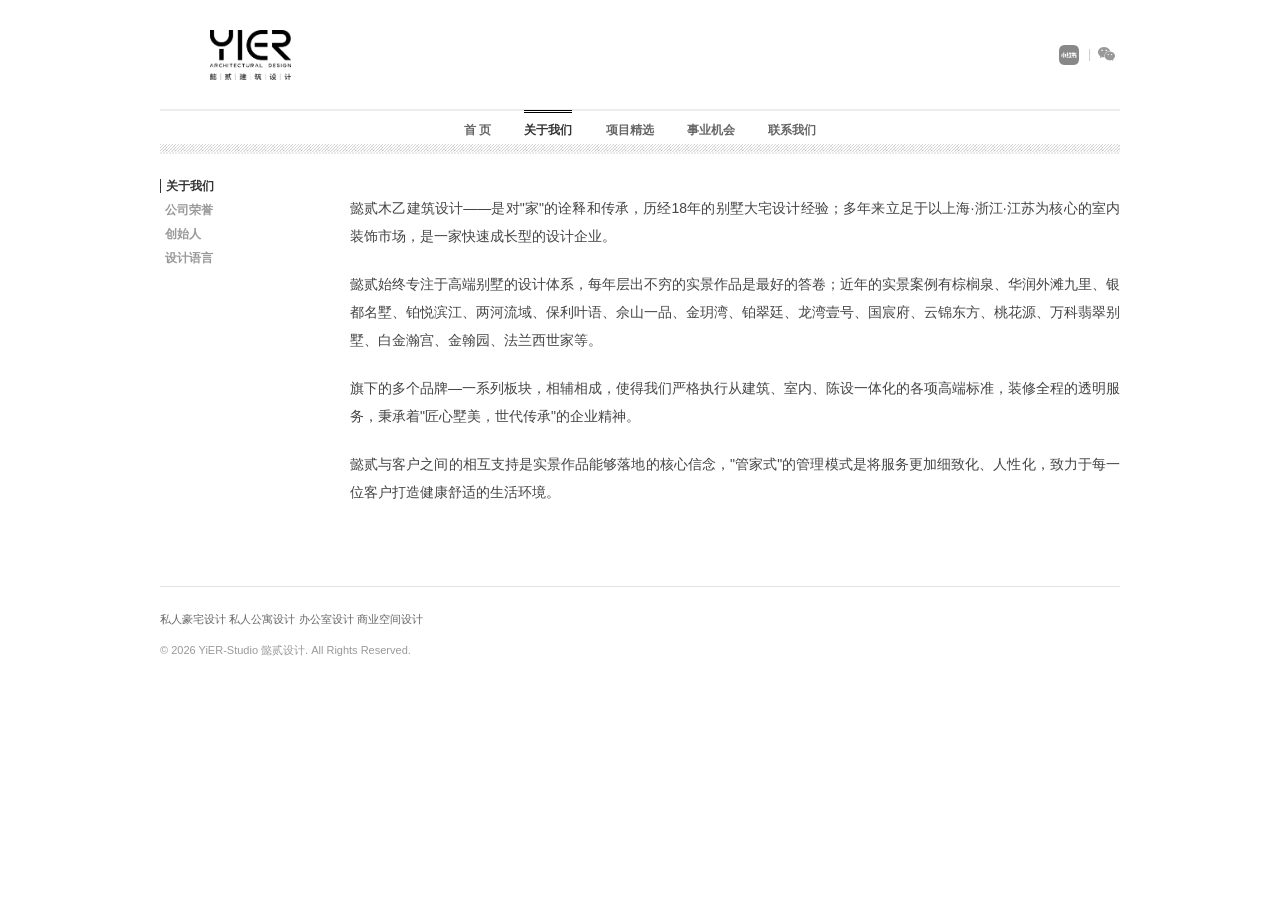
<file: about.html>
<!DOCTYPE HTML>
<html lang="zh-CN">
<head>
    <meta charset="UTF-8">
    <title>关于我们 - YiER-Studio 懿贰设计</title>
    <meta name="viewport" content="width=device-width, initial-scale=1.0">
    <link rel="icon" type="image/svg+xml" href="images/favicon.svg">
    <link rel="stylesheet" href="css/yier-style.css">
    <link rel="stylesheet" href="css/main.css">
    <link rel="stylesheet" href="css/mobile.css">
    <script src="js/anti-theft.js"></script>
    <style>
        /* 关于我们页面文字样式优化 */
        #middle {
            width: 770px;
            height: auto;
            line-height: 1.8;
            color: #333333;
            padding: 20px 0;
        }
        
        #middle p {
            font-size: 14px;
            line-height: 2;
            color: #444444;
            margin-bottom: 20px;
            text-align: justify;
        }
        
        #middle strong {
            color: #222222;
            font-size: 15px;
        }
    </style>
</head>
<body>

<div id="logo">
    <a href="index.html"><img src="images/logo.png" alt="懿贰设计 YiER-Studio" style="border:none;height:50px;"></a>
    <div class="sns_icon"><a href="https://xhslink.com/m/AT0BUOqA0YQ" rel="nofollow" id="icon_xhs" class="icon_xhs" target="_blank"></a><span class="sns_line">|</span><a href="javascript:void(0)" id="icon_wx" class="icon_wx"><div class="wechat" id="wechat"><img src="images/wx.png" alt="微信二维码"></div></a></div>
</div>

<div id="me1" style="height:35px;">
    <div id="horizontal-menu-container" class="nav-top">
        <div class="horizontal-menu-selector"></div>
        <ul id="menu-main-menu" class="nav-horizontal">
            <li class="menu-item"><a href="index.html">首&nbsp;页<span class="nav-item-desc"></span></a></li>
            <li class="menu-item current-menu-item curr"><a href="about.html">关于我们<span class="nav-item-desc"></span></a></li>
            <li class="menu-item"><a href="projects.html">项目精选<span class="nav-item-desc"></span></a></li>
            <li class="menu-item"><a href="career.html">事业机会<span class="nav-item-desc"></span></a></li>
            <li class="menu-item"><a href="contact.html">联系我们<span class="nav-item-desc"></span></a></li>
        </ul>
    </div>
</div>

<div id="me2">
    <select class="select-bav" id="gopage" onchange="gopage()">
        <option value="index.html">首页</option>
        <option value="about.html" selected>关于我们</option>
        <option value="projects.html">项目精选</option>
        <option value="career.html">事业机会</option>
        <option value="contact.html">联系我们</option>
    </select>
</div>
<div style="clear:both;"></div>
<script>function gopage(){location.href=document.getElementById("gopage").value;}</script>

<div id="line"></div>

<div id="left_about">
    <ul style="padding-left:0px;">
        <li><a href="about.html" style="color:#333333;border-left:1px solid #333333;">关于我们</a></li>
        <li><a href="about.html">公司荣誉</a></li>
        <li><a href="founder.html">创始人</a></li>
        <li><a href="about.html">设计语言</a></li>
    </ul>
</div>

<div id="middle">
    <p>
        懿贰木乙建筑设计——是对"家"的诠释和传承，历经18年的别墅大宅设计经验；多年来立足于以上海·浙江·江苏为核心的室内装饰市场，是一家快速成长型的设计企业。
    </p>
    <p>
        懿贰始终专注于高端别墅的设计体系，每年层出不穷的实景作品是最好的答卷；近年的实景案例有棕榈泉、华润外滩九里、银都名墅、铂悦滨江、两河流域、保利叶语、佘山一品、金玥湾、铂翠廷、龙湾壹号、国宸府、云锦东方、桃花源、万科翡翠别墅、白金瀚宫、金翰园、法兰西世家等。
    </p>
    <p>
        旗下的多个品牌—一系列板块，相辅相成，使得我们严格执行从建筑、室内、陈设一体化的各项高端标准，装修全程的透明服务，秉承着"匠心墅美，世代传承"的企业精神。
    </p>
    <p>
        懿贰与客户之间的相互支持是实景作品能够落地的核心信念，"管家式"的管理模式是将服务更加细致化、人性化，致力于每一位客户打造健康舒适的生活环境。
    </p>
</div>

<div style="clear:both"></div>

<div id="footer">
    <a href="projects.html" title="私人豪宅设计" target="_blank" rel="noopener noreferrer"><strong>私人豪宅设计</strong></a>
    <a href="projects.html" title="私人公寓设计" target="_blank" rel="noopener noreferrer"><strong>私人公寓设计</strong></a>
    <a href="projects.html" title="办公室设计" target="_blank" rel="noopener noreferrer"><strong>办公室设计</strong></a>
    <a href="projects.html" title="商业空间设计" target="_blank" rel="noopener noreferrer"><strong>商业空间设计</strong></a>
    <div style="color:#999; margin:10px 0; font-size:11px;">
        <div style="float:left;">&copy; 2026 YiER-Studio 懿贰设计. All Rights Reserved.</div>
    </div>
</div>

<script src="js/main.js"></script>
</body>
</html>
</file>
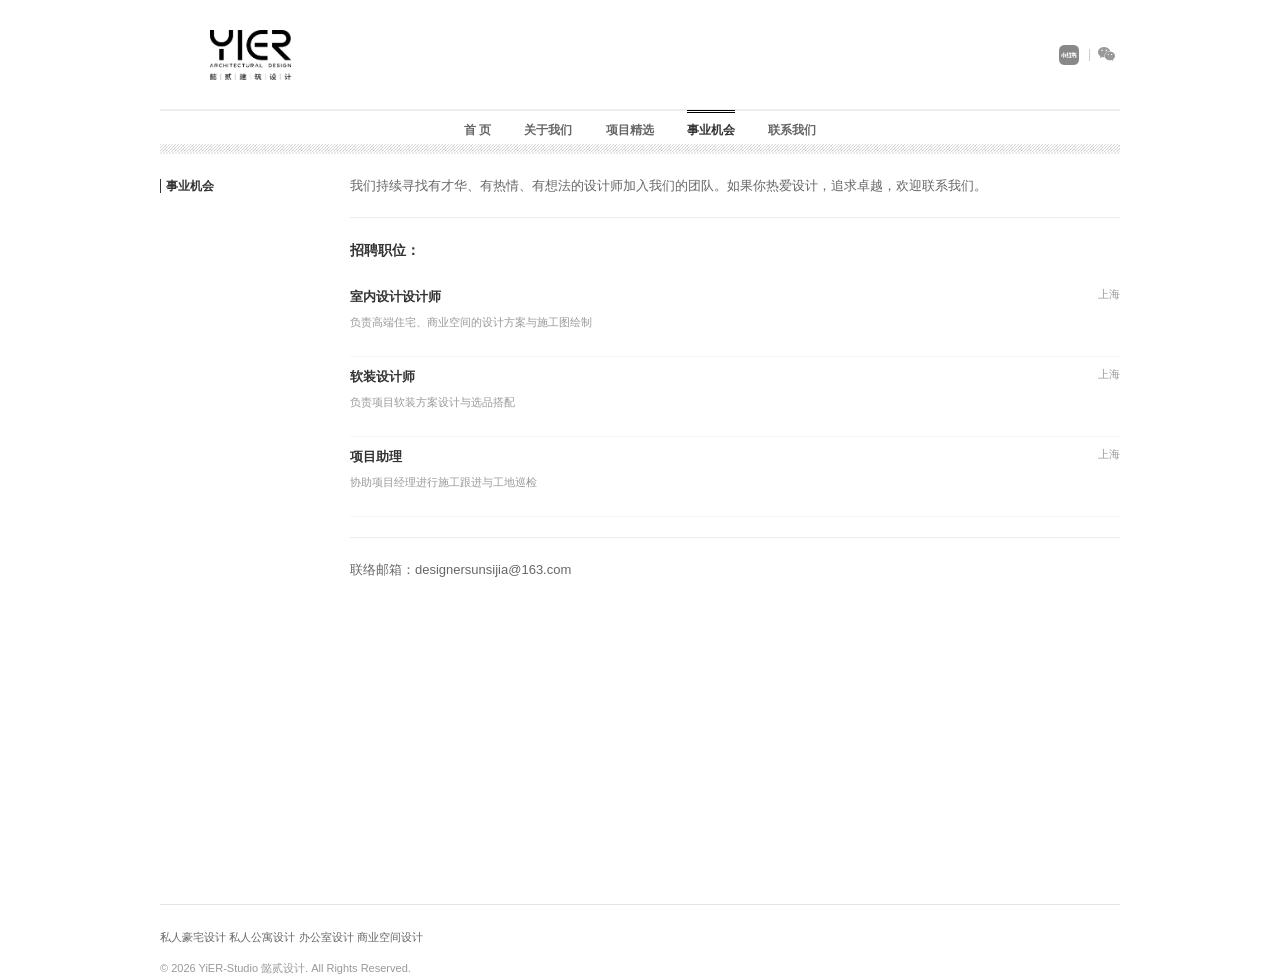
<file: career.html>
<!DOCTYPE HTML>
<html lang="zh-CN">
<head>
    <meta charset="UTF-8">
    <title>事业机会 - YiER-Studio 懿贰设计</title>
    <meta name="viewport" content="width=device-width, initial-scale=1.0">
    <link rel="icon" type="image/svg+xml" href="images/favicon.svg">
    <link rel="stylesheet" href="css/yier-style.css">
    <link rel="stylesheet" href="css/main.css">
    <link rel="stylesheet" href="css/mobile.css">
    <script src="js/anti-theft.js"></script>
</head>
<body>

<div id="logo">
    <a href="index.html"><img src="images/logo.png" alt="懿贰设计 YiER-Studio" style="border:none;height:50px;"></a>
    <div class="sns_icon"><a href="https://xhslink.com/m/AT0BUOqA0YQ" rel="nofollow" id="icon_xhs" class="icon_xhs" target="_blank"></a><span class="sns_line">|</span><a href="javascript:void(0)" id="icon_wx" class="icon_wx"><div class="wechat" id="wechat"><img src="images/wx.png" alt="微信二维码"></div></a></div>
</div>

<div id="me1" style="height:35px;">
    <div id="horizontal-menu-container" class="nav-top">
        <div class="horizontal-menu-selector"></div>
        <ul id="menu-main-menu" class="nav-horizontal">
            <li class="menu-item"><a href="index.html">首&nbsp;页<span class="nav-item-desc"></span></a></li>
            <li class="menu-item"><a href="about.html">关于我们<span class="nav-item-desc"></span></a></li>
            <li class="menu-item"><a href="projects.html">项目精选<span class="nav-item-desc"></span></a></li>
            <li class="menu-item current-menu-item curr"><a href="career.html">事业机会<span class="nav-item-desc"></span></a></li>
            <li class="menu-item"><a href="contact.html">联系我们<span class="nav-item-desc"></span></a></li>
        </ul>
    </div>
</div>

<div id="me2">
    <select class="select-bav" id="gopage" onchange="gopage()">
        <option value="index.html">首页</option>
        <option value="about.html">关于我们</option>
        <option value="projects.html">项目精选</option>
        <option value="career.html" selected>事业机会</option>
        <option value="contact.html">联系我们</option>
    </select>
</div>
<div style="clear:both;"></div>
<script>function gopage(){location.href=document.getElementById("gopage").value;}</script>

<div id="line"></div>

<div id="left_about">
    <ul style="padding-left:0px;">
        <li><a href="career.html" style="color:#333333;border-left:1px solid #333333;">事业机会</a></li>
    </ul>
</div>
<div id="middle">
    <p>我们持续寻找有才华、有热情、有想法的设计师加入我们的团队。如果你热爱设计，追求卓越，欢迎联系我们。</p>
    <div style="clear:both;"></div>
    <div style="height:1px; border-bottom:1px solid #ededed;margin-top:20px;margin-bottom:20px;"></div>
    <p style="font-size:14px; color:#333; margin-bottom:10px;"><strong>招聘职位：</strong></p>
    <ul style="margin-bottom:20px;">
        <li style="padding:8px 0; border-bottom:1px solid #f5f5f5;">
            <strong style="color:#333;">室内设计设计师</strong>
            <span style="float:right; color:#999; font-size:11px;">上海</span>
            <div style="clear:both;"></div>
            <p style="color:#999; font-size:11px; margin-top:5px;">负责高端住宅、商业空间的设计方案与施工图绘制</p>
        </li>
        <li style="padding:8px 0; border-bottom:1px solid #f5f5f5;">
            <strong style="color:#333;">软装设计师</strong>
            <span style="float:right; color:#999; font-size:11px;">上海</span>
            <div style="clear:both;"></div>
            <p style="color:#999; font-size:11px; margin-top:5px;">负责项目软装方案设计与选品搭配</p>
        </li>
        <li style="padding:8px 0; border-bottom:1px solid #f5f5f5;">
            <strong style="color:#333;">项目助理</strong>
            <span style="float:right; color:#999; font-size:11px;">上海</span>
            <div style="clear:both;"></div>
            <p style="color:#999; font-size:11px; margin-top:5px;">协助项目经理进行施工跟进与工地巡检</p>
        </li>
    </ul>
    <div style="height:1px; border-bottom:1px solid #ededed;margin-top:20px;margin-bottom:20px;"></div>
    <p>联络邮箱：designersunsijia@163.com</p>
</div>
<div style="clear:both"></div>

<div id="footer">
    <a href="projects.html" title="私人豪宅设计" target="_blank" rel="noopener noreferrer"><strong>私人豪宅设计</strong></a>
    <a href="projects.html" title="私人公寓设计" target="_blank" rel="noopener noreferrer"><strong>私人公寓设计</strong></a>
    <a href="projects.html" title="办公室设计" target="_blank" rel="noopener noreferrer"><strong>办公室设计</strong></a>
    <a href="projects.html" title="商业空间设计" target="_blank" rel="noopener noreferrer"><strong>商业空间设计</strong></a>
    <div style="color:#999; margin:10px 0; font-size:11px;">
        <div style="float:left;">&copy; 2026 YiER-Studio 懿贰设计. All Rights Reserved.</div>
    </div>
</div>

<script src="js/main.js"></script>
</body>
</html>
</file>
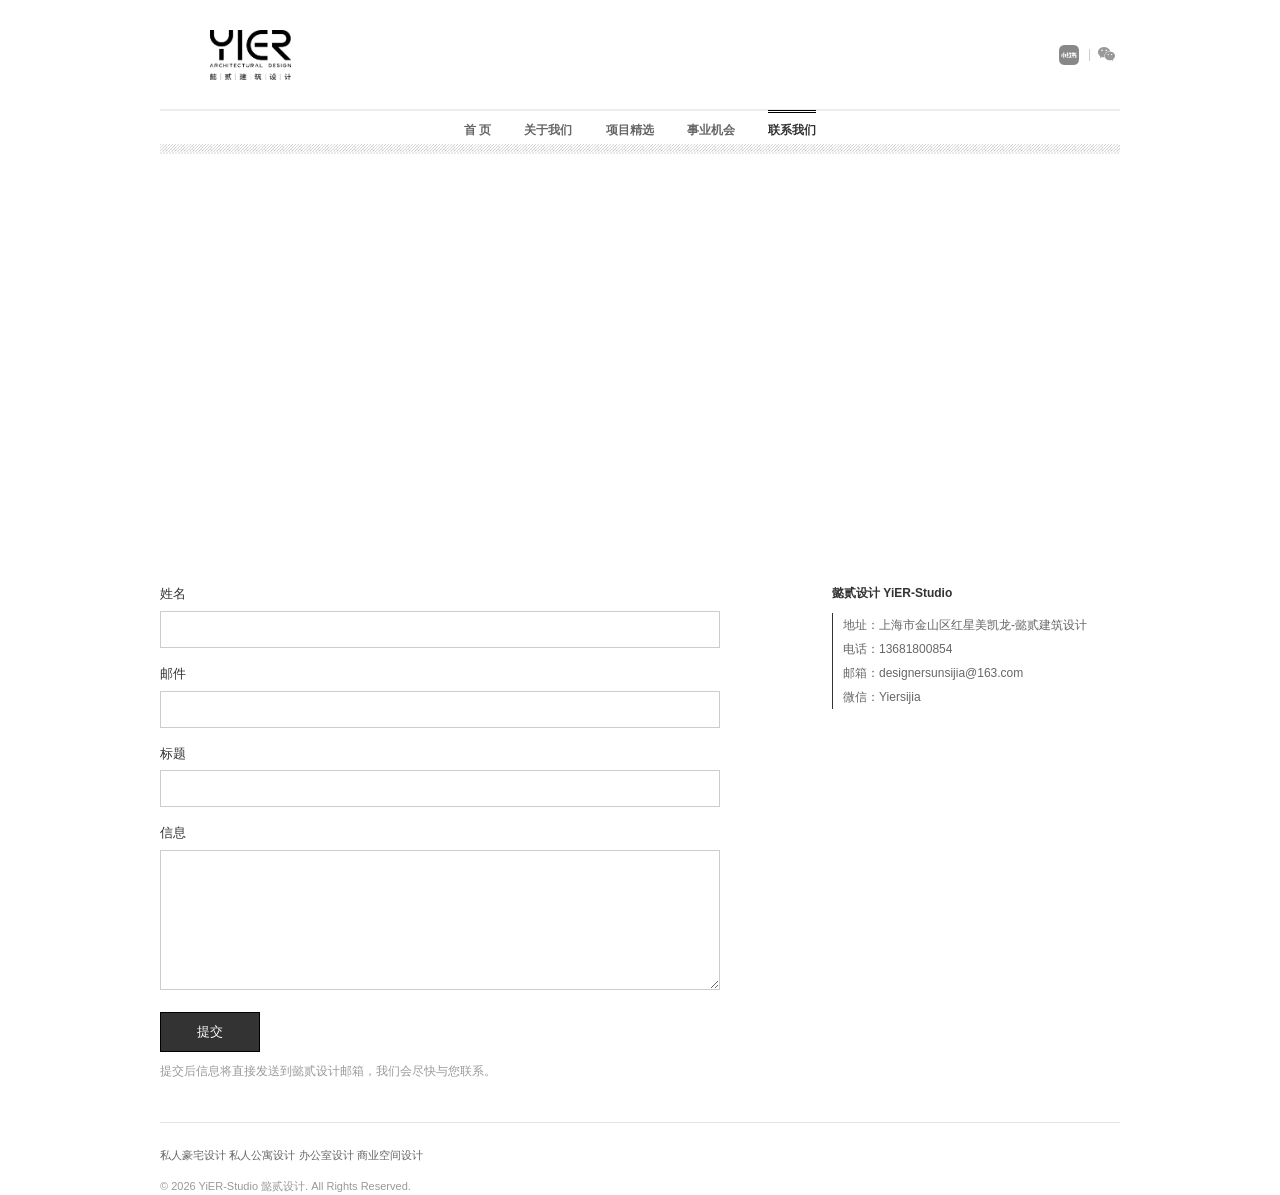
<file: contact.html>
<!DOCTYPE HTML>
<html lang="zh-CN">
<head>
    <meta charset="UTF-8">
    <title>联系我们 - YiER-Studio 懿贰设计</title>
    <meta name="viewport" content="width=device-width, initial-scale=1.0">
    <link rel="icon" type="image/svg+xml" href="images/favicon.svg">
    <link rel="stylesheet" href="css/yier-style.css">
    <link rel="stylesheet" href="css/main.css">
    <link rel="stylesheet" href="css/mobile.css">
    <script src="js/anti-theft.js"></script>
</head>
<body>

<div id="logo">
    <a href="index.html"><img src="images/logo.png" alt="懿贰设计 YiER-Studio" style="border:none;height:50px;"></a>
    <div class="sns_icon"><a href="https://xhslink.com/m/AT0BUOqA0YQ" rel="nofollow" id="icon_xhs" class="icon_xhs" target="_blank"></a><span class="sns_line">|</span><a href="javascript:void(0)" id="icon_wx" class="icon_wx"><div class="wechat" id="wechat"><img src="images/wx.png" alt="微信二维码"></div></a></div>
</div>

<div id="me1" style="height:35px;">
    <div id="horizontal-menu-container" class="nav-top">
        <div class="horizontal-menu-selector"></div>
        <ul id="menu-main-menu" class="nav-horizontal">
            <li class="menu-item"><a href="index.html">首&nbsp;页<span class="nav-item-desc"></span></a></li>
            <li class="menu-item"><a href="about.html">关于我们<span class="nav-item-desc"></span></a></li>
            <li class="menu-item"><a href="projects.html">项目精选<span class="nav-item-desc"></span></a></li>
            <li class="menu-item"><a href="career.html">事业机会<span class="nav-item-desc"></span></a></li>
            <li class="menu-item current-menu-item curr"><a href="contact.html">联系我们<span class="nav-item-desc"></span></a></li>
        </ul>
    </div>
</div>

<div id="me2">
    <select class="select-bav" id="gopage" onchange="gopage()">
        <option value="index.html">首页</option>
        <option value="about.html">关于我们</option>
        <option value="projects.html">项目精选</option>
        <option value="career.html">事业机会</option>
        <option value="contact.html" selected>联系我们</option>
    </select>
</div>
<div style="clear:both;"></div>
<script>function gopage(){location.href=document.getElementById("gopage").value;}</script>

<div id="line" style="height: 40px;"></div>

<div id="map" style="margin-top: 30px;">
    <iframe
        src="https://j.map.baidu.com/82/_WLk"
        width="100%"
        height="350"
        allowfullscreen=""
        loading="lazy"
        title="懿贰设计位置地图"
        style="border:0;">
    </iframe>
</div>

<div id="f_left">
    <!-- 表单提交到 Formspree：把下面 action 里的 YOUR_FORM_ID 换成你在 formspree.io 注册后拿到的地址 -->
    <form class="contact-form" method="POST" action="https://formspree.io/f/YOUR_FORM_ID">
        <input type="hidden" name="_subject" value="懿贰设计网站咨询">
        <input type="text" name="_gotcha" style="display:none">
        <div class="field">
            <label for="cntctfrm_contact_name">姓名</label>
            <input type="text" id="cntctfrm_contact_name" name="name" required>
        </div>
        <div class="field">
            <label for="cntctfrm_contact_email">邮件</label>
            <input type="email" id="cntctfrm_contact_email" name="email" required>
        </div>
        <div class="field">
            <label for="cntctfrm_contact_subject">标题</label>
            <input type="text" id="cntctfrm_contact_subject" name="subject" required>
        </div>
        <div class="field">
            <label for="cntctfrm_contact_message">信息</label>
            <textarea id="cntctfrm_contact_message" name="message" required></textarea>
        </div>
        <button type="submit" class="submit-btn">提交</button>
        <p class="form-note">提交后信息将直接发送到懿贰设计邮箱，我们会尽快与您联系。</p>
    </form>
</div>

<div id="f_right">
    <div style="font-size:12px; font-weight:bold; color:#333;">懿贰设计 YiER-Studio</div>
    <div id="add">
        <span>地址：</span><span>上海市金山区红星美凯龙-懿贰建筑设计</span><br />
        <span>电话：</span><span>13681800854</span><br />
        <span>邮箱：</span><span>designersunsijia@163.com</span><br />
        <span>微信：</span><span>Yiersijia</span>
        <br />
    </div>
</div>
<div style="clear:both"></div>

<div id="footer">
    <a href="projects.html" title="私人豪宅设计" target="_blank" rel="noopener noreferrer"><strong>私人豪宅设计</strong></a>
    <a href="projects.html" title="私人公寓设计" target="_blank" rel="noopener noreferrer"><strong>私人公寓设计</strong></a>
    <a href="projects.html" title="办公室设计" target="_blank" rel="noopener noreferrer"><strong>办公室设计</strong></a>
    <a href="projects.html" title="商业空间设计" target="_blank" rel="noopener noreferrer"><strong>商业空间设计</strong></a>
    <div style="color:#999; margin:10px 0; font-size:11px;">
        <div style="float:left;">&copy; 2026 YiER-Studio 懿贰设计. All Rights Reserved.</div>
    </div>
</div>

<script src="js/main.js"></script>
</body>
</html>
</file>
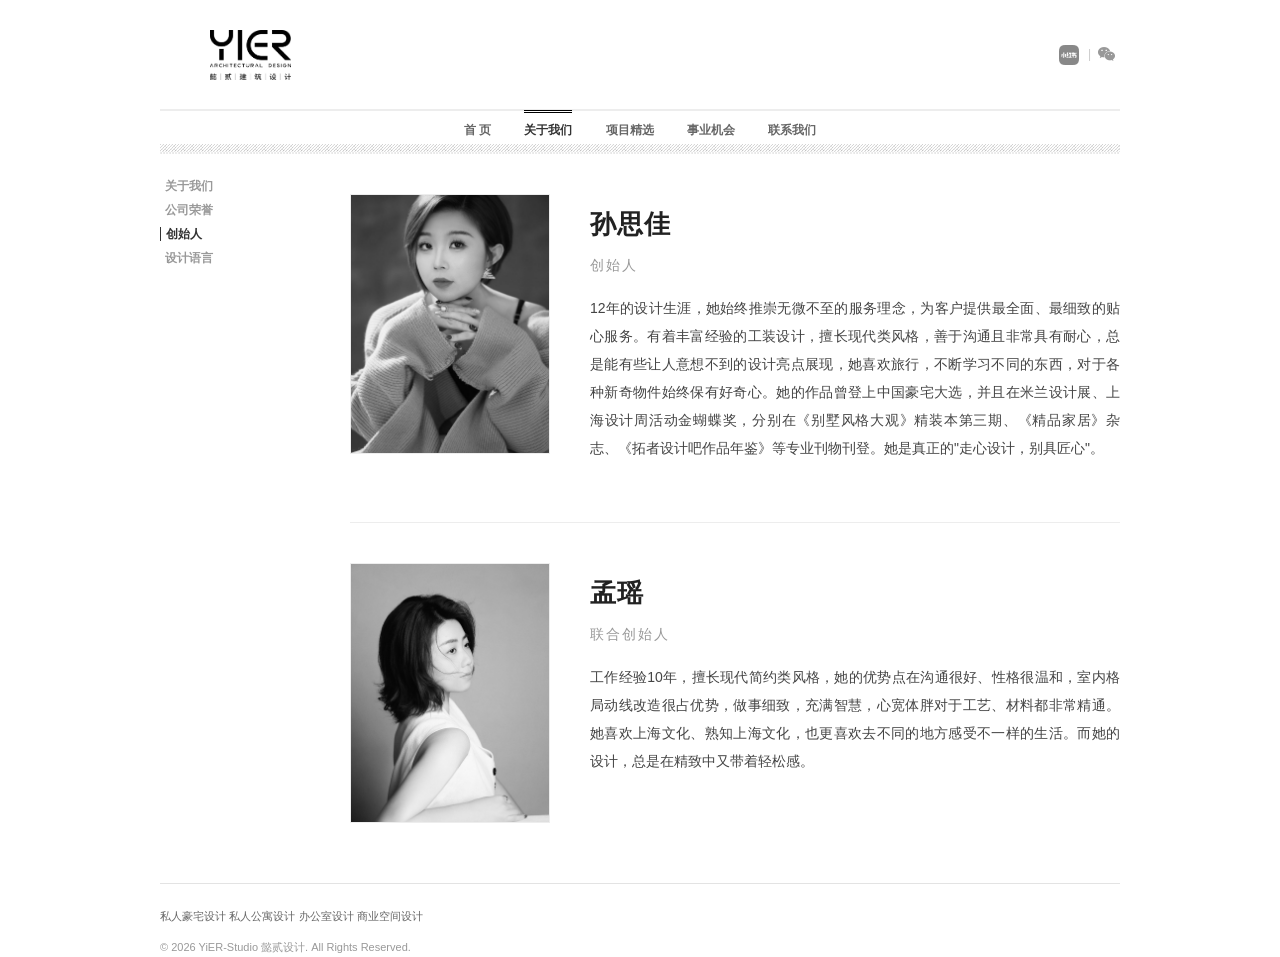
<file: founder.html>
<!DOCTYPE HTML>
<html lang="zh-CN">
<head>
    <meta charset="UTF-8">
    <title>创始人 - YiER-Studio 懿贰设计</title>
    <meta name="viewport" content="width=device-width, initial-scale=1.0">
    <link rel="icon" type="image/svg+xml" href="images/favicon.svg">
    <link rel="stylesheet" href="css/yier-style.css">
    <link rel="stylesheet" href="css/main.css">
    <link rel="stylesheet" href="css/mobile.css">
    <script src="js/anti-theft.js"></script>
    <style>
        /* 团队介绍页面样式 */
        .team-section {
            float: left;
            width: 770px;
            padding: 20px 0;
        }
        
        .team-member {
            display: flex;
            margin-bottom: 60px;
            align-items: flex-start;
        }
        
        .team-member:last-child {
            margin-bottom: 0;
        }
        
        .member-photo {
            flex-shrink: 0;
            width: 200px;
            height: 260px;
            margin-right: 40px;
            overflow: hidden;
            background: #f5f5f5;
            border: 1px solid #ededed;
        }
        
        .member-photo img {
            width: 100%;
            height: 100%;
            object-fit: cover;
            filter: grayscale(100%);
            transition: filter 0.3s ease;
        }
        
        .member-photo:hover img {
            filter: grayscale(0%);
        }
        
        .member-info {
            flex: 1;
            padding-top: 10px;
        }
        
        .member-name {
            font-size: 26px;
            color: #222222;
            margin-bottom: 8px;
            font-weight: bold;
            letter-spacing: 1px;
        }
        
        .member-role {
            font-size: 14px;
            color: #999999;
            margin-bottom: 18px;
            letter-spacing: 2px;
        }
        
        .member-bio {
            font-size: 14px;
            color: #444444;
            line-height: 2;
            text-align: justify;
        }
        
        .divider {
            height: 1px;
            background: #ededed;
            margin: 40px 0;
        }
        
        /* 响应式 */
        @media screen and (max-width: 768px) {
            .team-member {
                flex-direction: column;
            }
            
            .member-photo {
                width: 100%;
                height: 300px;
                margin-right: 0;
                margin-bottom: 20px;
            }
            
            .member-info {
                padding-top: 0;
            }
        }
    </style>
</head>
<body>

<div id="logo">
    <a href="index.html"><img src="images/logo.png" alt="懿贰设计 YiER-Studio" style="border:none;height:50px;"></a>
    <div class="sns_icon"><a href="https://xhslink.com/m/AT0BUOqA0YQ" rel="nofollow" id="icon_xhs" class="icon_xhs" target="_blank"></a><span class="sns_line">|</span><a href="javascript:void(0)" id="icon_wx" class="icon_wx"><div class="wechat" id="wechat"><img src="images/wx.png" alt="微信二维码"></div></a></div>
</div>

<div id="me1" style="height:35px;">
    <div id="horizontal-menu-container" class="nav-top">
        <div class="horizontal-menu-selector"></div>
        <ul id="menu-main-menu" class="nav-horizontal">
            <li class="menu-item"><a href="index.html">首&nbsp;页<span class="nav-item-desc"></span></a></li>
            <li class="menu-item current-menu-item curr"><a href="about.html">关于我们<span class="nav-item-desc"></span></a></li>
            <li class="menu-item"><a href="projects.html">项目精选<span class="nav-item-desc"></span></a></li>
            <li class="menu-item"><a href="career.html">事业机会<span class="nav-item-desc"></span></a></li>
            <li class="menu-item"><a href="contact.html">联系我们<span class="nav-item-desc"></span></a></li>
        </ul>
    </div>
</div>

<div id="me2">
    <select class="select-bav" id="gopage" onchange="gopage()">
        <option value="index.html">首页</option>
        <option value="about.html" selected>关于我们</option>
        <option value="projects.html">项目精选</option>
        <option value="career.html">事业机会</option>
        <option value="contact.html">联系我们</option>
    </select>
</div>
<div style="clear:both;"></div>
<script>function gopage(){location.href=document.getElementById("gopage").value;}</script>

<div id="line"></div>

<div id="left_about">
    <ul style="padding-left:0px;">
        <li><a href="about.html" style="color:#999999;">关于我们</a></li>
        <li><a href="about.html" style="color:#999999;">公司荣誉</a></li>
        <li><a href="founder.html" style="color:#333333;border-left:1px solid #333333;">创始人</a></li>
        <li><a href="about.html" style="color:#999999;">设计语言</a></li>
    </ul>
</div>

<div class="team-section">
    <!-- 孙思佳 -->
    <div class="team-member">
        <div class="member-photo">
            <img src="images/placeholder-founder-1.jpg" alt="孙思佳">
        </div>
        <div class="member-info">
            <h2 class="member-name">孙思佳</h2>
            <p class="member-role">创始人</p>
            <p class="member-bio">
                12年的设计生涯，她始终推崇无微不至的服务理念，为客户提供最全面、最细致的贴心服务。有着丰富经验的工装设计，擅长现代类风格，善于沟通且非常具有耐心，总是能有些让人意想不到的设计亮点展现，她喜欢旅行，不断学习不同的东西，对于各种新奇物件始终保有好奇心。她的作品曾登上中国豪宅大选，并且在米兰设计展、上海设计周活动金蝴蝶奖，分别在《别墅风格大观》精装本第三期、《精品家居》杂志、《拓者设计吧作品年鉴》等专业刊物刊登。她是真正的"走心设计，别具匠心"。
            </p>
        </div>
    </div>
    
    <div class="divider"></div>
    
    <!-- 孟瑶 -->
    <div class="team-member">
        <div class="member-photo">
            <img src="images/placeholder-founder-2.jpg" alt="孟瑶">
        </div>
        <div class="member-info">
            <h2 class="member-name">孟瑶</h2>
            <p class="member-role">联合创始人</p>
            <p class="member-bio">
                工作经验10年，擅长现代简约类风格，她的优势点在沟通很好、性格很温和，室内格局动线改造很占优势，做事细致，充满智慧，心宽体胖对于工艺、材料都非常精通。她喜欢上海文化、熟知上海文化，也更喜欢去不同的地方感受不一样的生活。而她的设计，总是在精致中又带着轻松感。
            </p>
        </div>
    </div>
</div>

<div style="clear:both"></div>

<div id="footer">
    <a href="projects.html" title="私人豪宅设计" target="_blank" rel="noopener noreferrer"><strong>私人豪宅设计</strong></a>
    <a href="projects.html" title="私人公寓设计" target="_blank" rel="noopener noreferrer"><strong>私人公寓设计</strong></a>
    <a href="projects.html" title="办公室设计" target="_blank" rel="noopener noreferrer"><strong>办公室设计</strong></a>
    <a href="projects.html" title="商业空间设计" target="_blank" rel="noopener noreferrer"><strong>商业空间设计</strong></a>
    <div style="color:#999; margin:10px 0; font-size:11px;">
        <div style="float:left;">&copy; 2026 YiER-Studio 懿贰设计. All Rights Reserved.</div>
    </div>
</div>

<script src="js/main.js"></script>
</body>
</html>
</file>
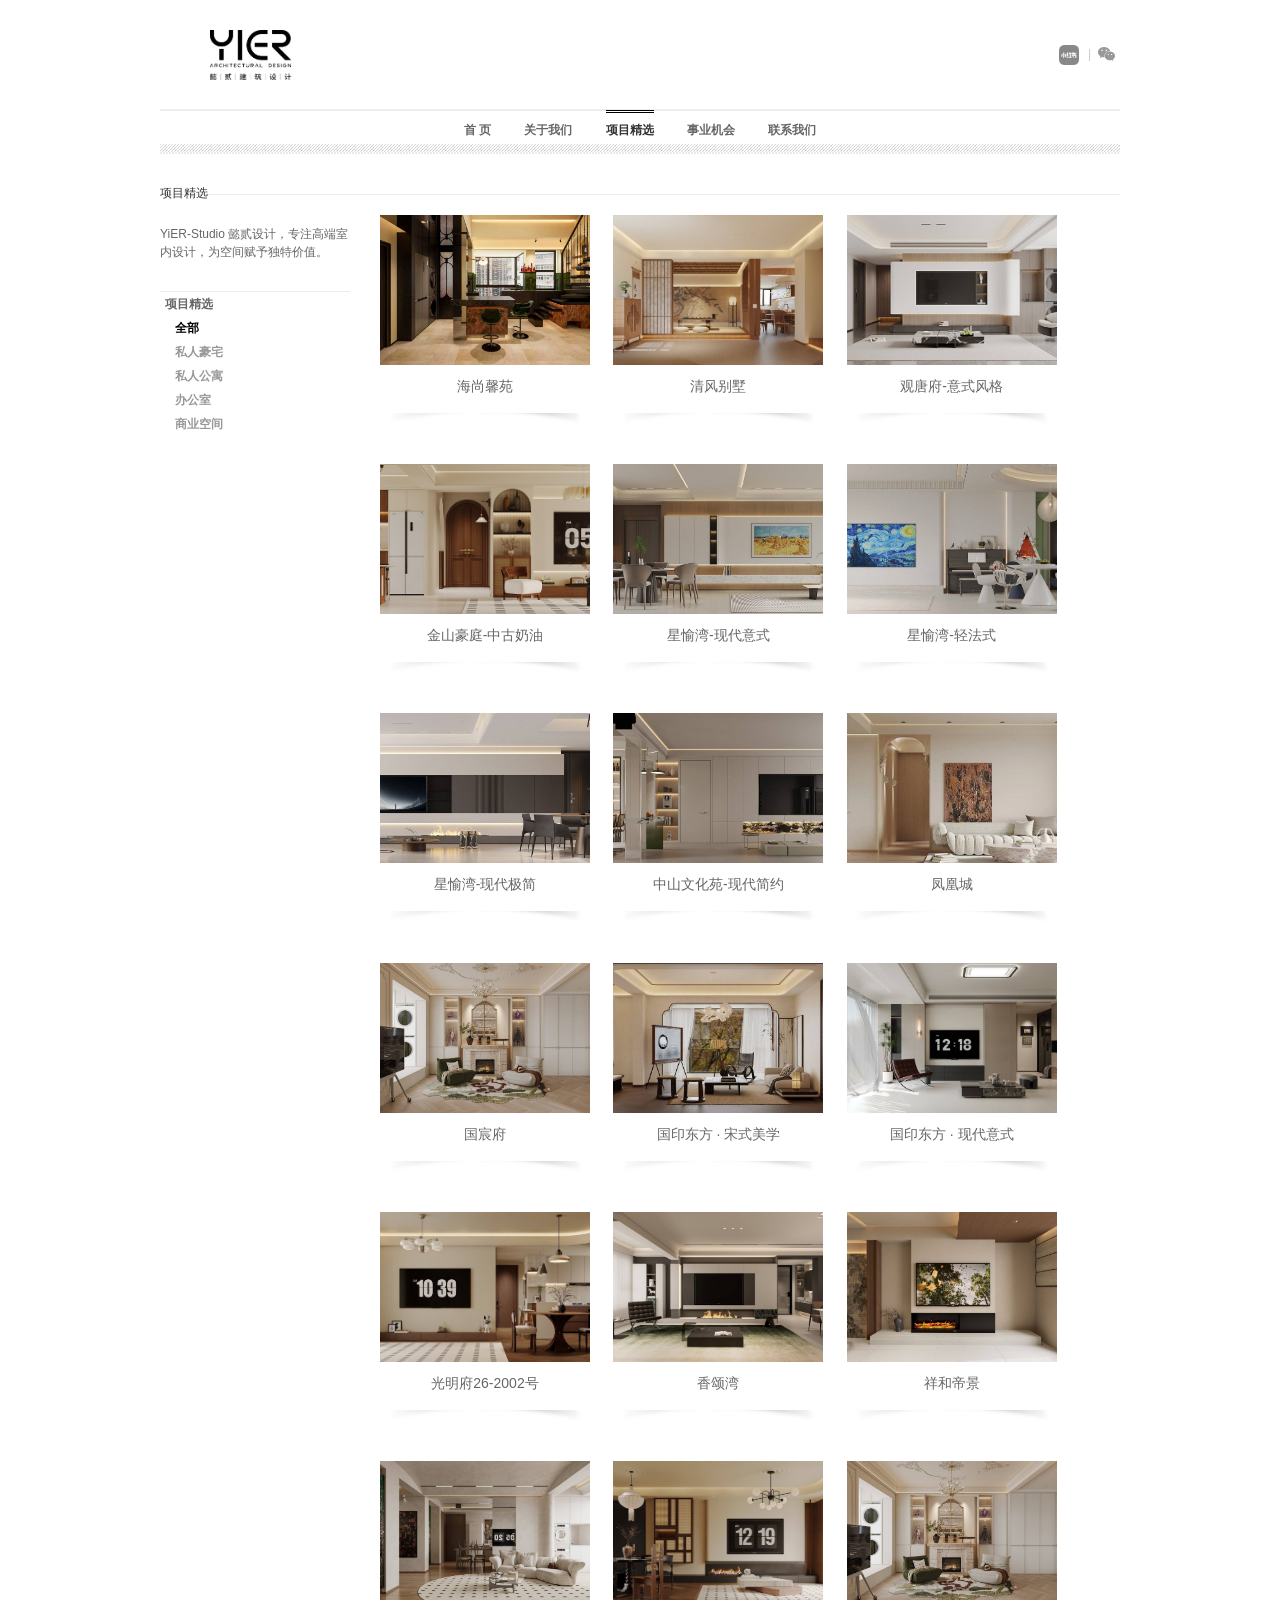
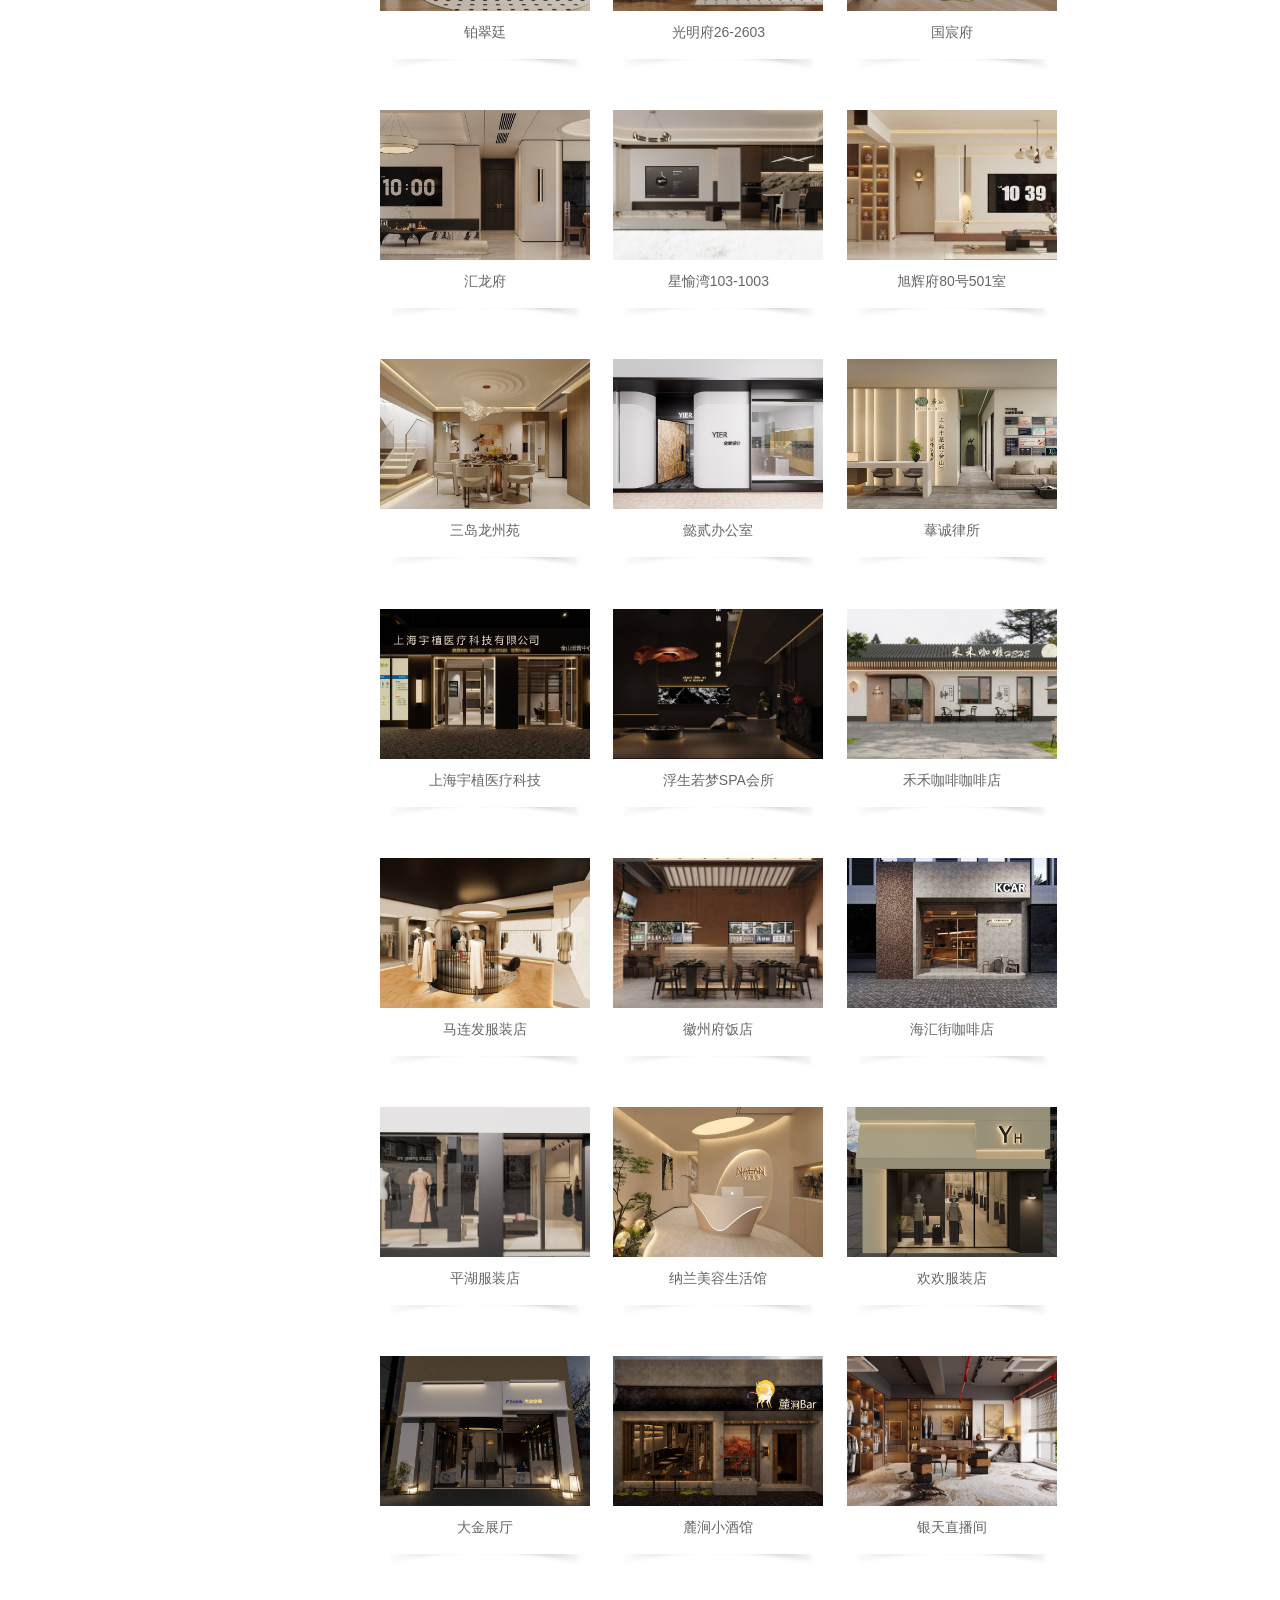
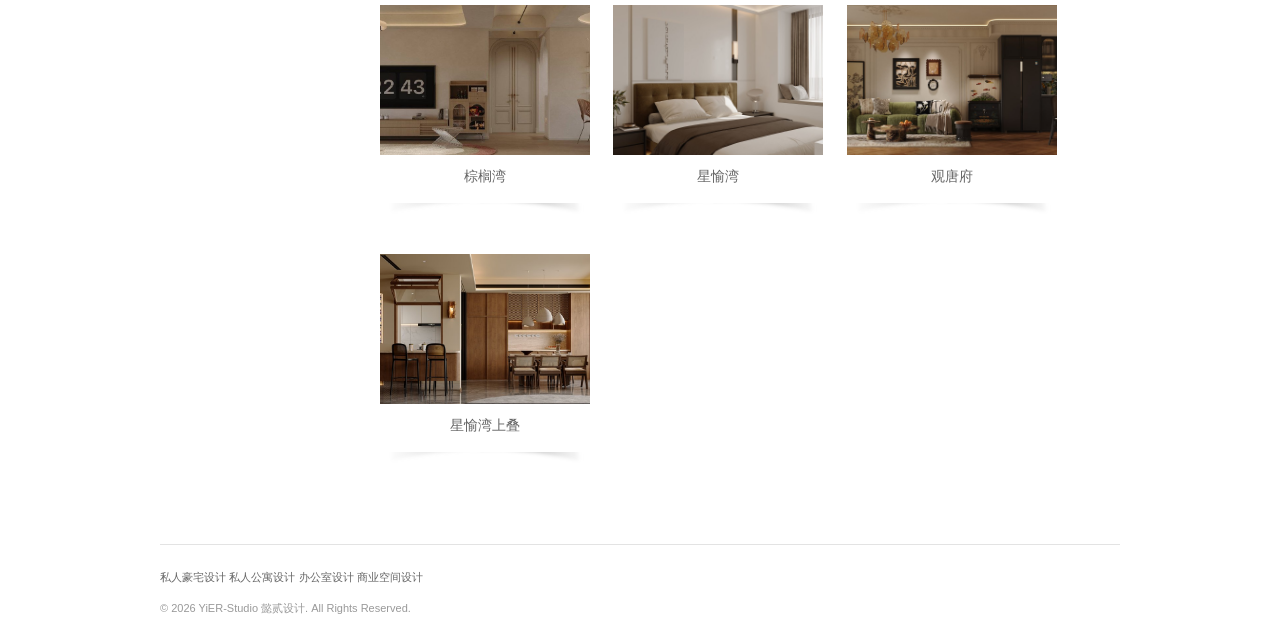
<file: projects.html>
<!DOCTYPE HTML>
<html lang="zh-CN">
<head>
    <meta charset="UTF-8">
    <title>项目精选 - YiER-Studio 懿贰设计</title>
    <meta name="viewport" content="width=device-width, initial-scale=1.0">
    <link rel="icon" type="image/svg+xml" href="images/favicon.svg">
    <link rel="stylesheet" href="css/yier-style.css">
    <link rel="stylesheet" href="css/main.css">
    <link rel="stylesheet" href="css/mobile.css">
    <script src="js/anti-theft.js"></script>
</head>
<body>

<div id="logo">
    <a href="index.html"><img src="images/logo.png" alt="懿贰设计 YiER-Studio" style="border:none;height:50px;"></a>
    <div class="sns_icon"><a href="https://xhslink.com/m/AT0BUOqA0YQ" rel="nofollow" id="icon_xhs" class="icon_xhs" target="_blank"></a><span class="sns_line">|</span><a href="javascript:void(0)" id="icon_wx" class="icon_wx"><div class="wechat" id="wechat"><img src="images/wx.png" alt="微信二维码"></div></a></div>
</div>

<div id="me1" style="height:35px;">
    <div id="horizontal-menu-container" class="nav-top">
        <div class="horizontal-menu-selector"></div>
        <ul id="menu-main-menu" class="nav-horizontal">
            <li class="menu-item"><a href="index.html">首&nbsp;页<span class="nav-item-desc"></span></a></li>
            <li class="menu-item"><a href="about.html">关于我们<span class="nav-item-desc"></span></a></li>
            <li class="menu-item current-menu-item curr"><a href="projects.html">项目精选<span class="nav-item-desc"></span></a></li>
            <li class="menu-item"><a href="career.html">事业机会<span class="nav-item-desc"></span></a></li>
            <li class="menu-item"><a href="contact.html">联系我们<span class="nav-item-desc"></span></a></li>
        </ul>
    </div>
</div>

<div id="me2">
    <select class="select-bav" id="gopage" onchange="gopage()">
        <option value="index.html">首页</option>
        <option value="about.html">关于我们</option>
        <option value="projects.html" selected>项目精选</option>
        <option value="career.html">事业机会</option>
        <option value="contact.html">联系我们</option>
    </select>
</div>
<div style="clear:both;"></div>
<script>function gopage(){location.href=document.getElementById("gopage").value;}</script>

<div id="line"></div>

<div id="page_title">项目精选</div>

    <div id="left">
        <div id="left_desc">
            YiER-Studio 懿贰设计，专注高端室内设计，为空间赋予独特价值。
        </div>
        <ul style="padding-left:0px;" id="jxxm">
            <li><a href="projects.html" style="color:#666666;">项目精选</a></li>
        </ul>
        <div class="sidebar sidebar-left portfolio-sidebar">
            <ul class="gallery-filter">
                <li><a href="#" data-filter="全部" style="color:#000;">全部</a></li>
                <li><a href="#" data-filter="私人豪宅">私人豪宅</a></li>
                <li><a href="#" data-filter="私人公寓">私人公寓</a></li>
                <li><a href="#" data-filter="办公室">办公室</a></li>
                <li><a href="#" data-filter="商业空间">商业空间</a></li>
            </ul>
        </div>
    </div>

<div id="content">
    <div class="content content-right">
        <ul class="projects three-columns" id="filter_gallery">
            <!-- 私人公寓 -->
            <li data-category="私人公寓">
                <div class="projects-thumb">
                    <div class="recent-project-details">
                        <a href="project-detail.html?project=海尚馨苑">
                            <img width="210" height="150" alt="海尚馨苑" src="images/海尚馨苑/cover.jpg" />
                            <div class="thumb-cover" style="top:-137px;"><div class="thumb-more"></div></div>
                        </a>
                        <h5>海尚馨苑</h5>
                    </div>
                </div>
            </li>
            <li data-category="私人豪宅">
                <div class="projects-thumb">
                    <div class="recent-project-details">
                        <a href="project-detail.html?project=清风别墅">
                            <img width="210" height="150" alt="清风别墅" src="images/清风别墅/cover.jpg" />
                            <div class="thumb-cover" style="top:-137px;"><div class="thumb-more"></div></div>
                        </a>
                        <h5>清风别墅</h5>
                    </div>
                </div>
            </li>
            <!-- 私人公寓 -->
            <li data-category="私人公寓">
                <div class="projects-thumb">
                    <div class="recent-project-details">
                        <a href="project-detail.html?project=观唐府-意式风格">
                            <img width="210" height="150" alt="观唐府-意式风格" src="images/观唐府-意式风格/cover.jpg" />
                            <div class="thumb-cover" style="top:-137px;"><div class="thumb-more"></div></div>
                        </a>
                        <h5>观唐府-意式风格</h5>
                    </div>
                </div>
            </li>
            <li data-category="私人公寓">
                <div class="projects-thumb">
                    <div class="recent-project-details">
                        <a href="project-detail.html?project=金山豪庭-中古奶油">
                            <img width="210" height="150" alt="金山豪庭-中古奶油" src="images/金山豪庭-中古奶油/cover.jpg" />
                            <div class="thumb-cover" style="top:-137px;"><div class="thumb-more"></div></div>
                        </a>
                        <h5>金山豪庭-中古奶油</h5>
                    </div>
                </div>
            </li>
            <li data-category="私人公寓">
                <div class="projects-thumb">
                    <div class="recent-project-details">
                        <a href="project-detail.html?project=星愉湾-现代意式">
                            <img width="210" height="150" alt="星愉湾-现代意式" src="images/星愉湾-现代意式/cover.jpg" />
                            <div class="thumb-cover" style="top:-137px;"><div class="thumb-more"></div></div>
                        </a>
                        <h5>星愉湾-现代意式</h5>
                    </div>
                </div>
            </li>
            <li data-category="私人公寓">
                <div class="projects-thumb">
                    <div class="recent-project-details">
                        <a href="project-detail.html?project=星愉湾-轻法式">
                            <img width="210" height="150" alt="星愉湾-轻法式" src="images/星愉湾-轻法式/cover.jpg" />
                            <div class="thumb-cover" style="top:-137px;"><div class="thumb-more"></div></div>
                        </a>
                        <h5>星愉湾-轻法式</h5>
                    </div>
                </div>
            </li>
            <li data-category="私人公寓">
                <div class="projects-thumb">
                    <div class="recent-project-details">
                        <a href="project-detail.html?project=星愉湾-现代极简">
                            <img width="210" height="150" alt="星愉湾-现代极简" src="images/星愉湾-现代极简/cover.jpg" />
                            <div class="thumb-cover" style="top:-137px;"><div class="thumb-more"></div></div>
                        </a>
                        <h5>星愉湾-现代极简</h5>
                    </div>
                </div>
            </li>
            <li data-category="私人公寓">
                <div class="projects-thumb">
                    <div class="recent-project-details">
                        <a href="project-detail.html?project=中山文化苑-现代简约">
                            <img width="210" height="150" alt="中山文化苑-现代简约" src="images/中山文化苑-现代简约/cover.jpg" />
                            <div class="thumb-cover" style="top:-137px;"><div class="thumb-more"></div></div>
                        </a>
                        <h5>中山文化苑-现代简约</h5>
                    </div>
                </div>
            </li>
            <li data-category="私人公寓">
                <div class="projects-thumb">
                    <div class="recent-project-details">
                        <a href="project-detail.html?project=凤凰城">
                            <img width="210" height="150" alt="凤凰城" src="images/凤凰城/cover.jpg" />
                            <div class="thumb-cover" style="top:-137px;"><div class="thumb-more"></div></div>
                        </a>
                        <h5>凤凰城</h5>
                    </div>
                </div>
            </li>
            <li data-category="私人公寓">
                <div class="projects-thumb">
                    <div class="recent-project-details">
                        <a href="project-detail.html?project=国宸府">
                            <img width="210" height="150" alt="国宸府" src="images/国宸府/cover.jpg" />
                            <div class="thumb-cover" style="top:-137px;"><div class="thumb-more"></div></div>
                        </a>
                        <h5>国宸府</h5>
                    </div>
                </div>
            </li>
            <li data-category="私人公寓">
                <div class="projects-thumb">
                    <div class="recent-project-details">
                        <a href="project-detail.html?project=国印东方">
                            <img width="210" height="150" alt="国印东方 · 宋式美学" src="images/国印东方-宋氏美学/cover.jpg" />
                            <div class="thumb-cover" style="top:-137px;"><div class="thumb-more"></div></div>
                        </a>
                        <h5>国印东方 · 宋式美学</h5>
                    </div>
                </div>
            </li>
            <li data-category="私人公寓">
                <div class="projects-thumb">
                    <div class="recent-project-details">
                        <a href="project-detail.html?project=国印东方-现代意式">
                            <img width="210" height="150" alt="国印东方 · 现代意式" src="images/国印东方-现代意式/cover.jpg" />
                            <div class="thumb-cover" style="top:-137px;"><div class="thumb-more"></div></div>
                        </a>
                        <h5>国印东方 · 现代意式</h5>
                    </div>
                </div>
            </li>
            <li data-category="私人公寓">
                <div class="projects-thumb">
                    <div class="recent-project-details">
                        <a href="project-detail.html?project=光明府26-2002号">
                            <img width="210" height="150" alt="光明府26-2002号" src="images/光明府26-2002号/cover.jpg" />
                            <div class="thumb-cover" style="top:-137px;"><div class="thumb-more"></div></div>
                        </a>
                        <h5>光明府26-2002号</h5>
                    </div>
                </div>
            </li>
            <li data-category="私人公寓">
                <div class="projects-thumb">
                    <div class="recent-project-details">
                        <a href="project-detail.html?project=香颂湾">
                            <img width="210" height="150" alt="香颂湾" src="images/香颂湾/cover.jpg" />
                            <div class="thumb-cover" style="top:-137px;"><div class="thumb-more"></div></div>
                        </a>
                        <h5>香颂湾</h5>
                    </div>
                </div>
            </li>
            <li data-category="私人公寓">
                <div class="projects-thumb">
                    <div class="recent-project-details">
                        <a href="project-detail.html?project=祥和帝景">
                            <img width="210" height="150" alt="祥和帝景" src="images/祥和帝景/cover.jpg" />
                            <div class="thumb-cover" style="top:-137px;"><div class="thumb-more"></div></div>
                        </a>
                        <h5>祥和帝景</h5>
                    </div>
                </div>
            </li>
            <li data-category="私人公寓">
                <div class="projects-thumb">
                    <div class="recent-project-details">
                        <a href="project-detail.html?project=铂翠廷">
                            <img width="210" height="150" alt="铂翠廷" src="images/铂翠廷/cover.jpg" />
                            <div class="thumb-cover" style="top:-137px;"><div class="thumb-more"></div></div>
                        </a>
                        <h5>铂翠廷</h5>
                    </div>
                </div>
            </li>
            <li data-category="私人公寓">
                <div class="projects-thumb">
                    <div class="recent-project-details">
                        <a href="project-detail.html?project=光明府26-2603">
                            <img width="210" height="150" alt="光明府26-2603" src="images/光明府26-2603/cover.jpg" />
                            <div class="thumb-cover" style="top:-137px;"><div class="thumb-more"></div></div>
                        </a>
                        <h5>光明府26-2603</h5>
                    </div>
                </div>
            </li>
            <li data-category="私人公寓">
                <div class="projects-thumb">
                    <div class="recent-project-details">
                        <a href="project-detail.html?project=国宸府">
                            <img width="210" height="150" alt="国宸府" src="images/国宸府/cover.jpg" />
                            <div class="thumb-cover" style="top:-137px;"><div class="thumb-more"></div></div>
                        </a>
                        <h5>国宸府</h5>
                    </div>
                </div>
            </li>
            <li data-category="私人公寓">
                <div class="projects-thumb">
                    <div class="recent-project-details">
                        <a href="project-detail.html?project=汇龙府">
                            <img width="210" height="150" alt="汇龙府" src="images/汇龙府/cover.jpg" />
                            <div class="thumb-cover" style="top:-137px;"><div class="thumb-more"></div></div>
                        </a>
                        <h5>汇龙府</h5>
                    </div>
                </div>
            </li>
            <li data-category="私人公寓">
                <div class="projects-thumb">
                    <div class="recent-project-details">
                        <a href="project-detail.html?project=星愉湾103-1003">
                            <img width="210" height="150" alt="星愉湾103-1003" src="images/星愉湾103-1003/cover.jpg" />
                            <div class="thumb-cover" style="top:-137px;"><div class="thumb-more"></div></div>
                        </a>
                        <h5>星愉湾103-1003</h5>
                    </div>
                </div>
            </li>
            <li data-category="私人公寓">
                <div class="projects-thumb">
                    <div class="recent-project-details">
                        <a href="project-detail.html?project=旭辉府80号501室">
                            <img width="210" height="150" alt="旭辉府80号501室" src="images/旭辉府80号501室/cover.jpg" />
                            <div class="thumb-cover" style="top:-137px;"><div class="thumb-more"></div></div>
                        </a>
                        <h5>旭辉府80号501室</h5>
                    </div>
                </div>
            </li>
            <li data-category="私人公寓">
                <div class="projects-thumb">
                    <div class="recent-project-details">
                        <a href="project-detail.html?project=三岛龙州苑">
                            <img width="210" height="150" alt="三岛龙州苑" src="images/三岛龙州苑/cover.jpg" />
                            <div class="thumb-cover" style="top:-137px;"><div class="thumb-more"></div></div>
                        </a>
                        <h5>三岛龙州苑</h5>
                    </div>
                </div>
            </li>
            <!-- 办公室 -->
            <li data-category="办公室">
                <div class="projects-thumb">
                    <div class="recent-project-details">
                        <a href="project-detail.html?project=懿贰办公室">
                            <img width="210" height="150" alt="懿贰办公室" src="images/懿贰办公室/cover.jpg" />
                            <div class="thumb-cover" style="top:-137px;"><div class="thumb-more"></div></div>
                        </a>
                        <h5>懿贰办公室</h5>
                    </div>
                </div>
            </li>
            <li data-category="办公室">
                <div class="projects-thumb">
                    <div class="recent-project-details">
                        <a href="project-detail.html?project=蕐诚律所">
                            <img width="210" height="150" alt="蕐诚律所" src="images/蕐诚律所/cover.jpg" />
                            <div class="thumb-cover" style="top:-137px;"><div class="thumb-more"></div></div>
                        </a>
                        <h5>蕐诚律所</h5>
                    </div>
                </div>
            </li>
            <li data-category="办公室">
                <div class="projects-thumb">
                    <div class="recent-project-details">
                        <a href="project-detail.html?project=上海宇植医疗科技">
                            <img width="210" height="150" alt="上海宇植医疗科技" src="images/上海宇植医疗科技/cover.jpg" />
                            <div class="thumb-cover" style="top:-137px;"><div class="thumb-more"></div></div>
                        </a>
                        <h5>上海宇植医疗科技</h5>
                    </div>
                </div>
            </li>
            <!-- 商业空间 -->
            <li data-category="商业空间">
                <div class="projects-thumb">
                    <div class="recent-project-details">
                        <a href="project-detail.html?project=浮生若梦SPA会所">
                            <img width="210" height="150" alt="浮生若梦SPA会所" src="images/浮生若梦SPA会所/cover.jpg" />
                            <div class="thumb-cover" style="top:-137px;"><div class="thumb-more"></div></div>
                        </a>
                        <h5>浮生若梦SPA会所</h5>
                    </div>
                </div>
            </li>
            <li data-category="商业空间">
                <div class="projects-thumb">
                    <div class="recent-project-details">
                        <a href="project-detail.html?project=禾禾咖啡咖啡店">
                            <img width="210" height="150" alt="禾禾咖啡咖啡店" src="images/禾禾咖啡咖啡店/cover.jpg" />
                            <div class="thumb-cover" style="top:-137px;"><div class="thumb-more"></div></div>
                        </a>
                        <h5>禾禾咖啡咖啡店</h5>
                    </div>
                </div>
            </li>
            <li data-category="商业空间">
                <div class="projects-thumb">
                    <div class="recent-project-details">
                        <a href="project-detail.html?project=马连发服装店">
                            <img width="210" height="150" alt="马连发服装店" src="images/马连发服装店/cover.jpg" />
                            <div class="thumb-cover" style="top:-137px;"><div class="thumb-more"></div></div>
                        </a>
                        <h5>马连发服装店</h5>
                    </div>
                </div>
            </li>
            <li data-category="商业空间">
                <div class="projects-thumb">
                    <div class="recent-project-details">
                        <a href="project-detail.html?project=徽州府饭店">
                            <img width="210" height="150" alt="徽州府饭店" src="images/徽州府饭店/cover.jpg" />
                            <div class="thumb-cover" style="top:-137px;"><div class="thumb-more"></div></div>
                        </a>
                        <h5>徽州府饭店</h5>
                    </div>
                </div>
            </li>
            <li data-category="商业空间">
                <div class="projects-thumb">
                    <div class="recent-project-details">
                        <a href="project-detail.html?project=海汇街咖啡店">
                            <img width="210" height="150" alt="海汇街咖啡店" src="images/海汇街咖啡店/cover.jpg" />
                            <div class="thumb-cover" style="top:-137px;"><div class="thumb-more"></div></div>
                        </a>
                        <h5>海汇街咖啡店</h5>
                    </div>
                </div>
            </li>
            <li data-category="商业空间">
                <div class="projects-thumb">
                    <div class="recent-project-details">
                        <a href="project-detail.html?project=平湖服装店">
                            <img width="210" height="150" alt="平湖服装店" src="images/平湖服装店/cover.jpg" />
                            <div class="thumb-cover" style="top:-137px;"><div class="thumb-more"></div></div>
                        </a>
                        <h5>平湖服装店</h5>
                    </div>
                </div>
            </li>
            <li data-category="商业空间">
                <div class="projects-thumb">
                    <div class="recent-project-details">
                        <a href="project-detail.html?project=纳兰美容生活馆">
                            <img width="210" height="150" alt="纳兰美容生活馆" src="images/纳兰美容生活馆/cover.jpg" />
                            <div class="thumb-cover" style="top:-137px;"><div class="thumb-more"></div></div>
                        </a>
                        <h5>纳兰美容生活馆</h5>
                    </div>
                </div>
            </li>
            <li data-category="商业空间">
                <div class="projects-thumb">
                    <div class="recent-project-details">
                        <a href="project-detail.html?project=欢欢服装店">
                            <img width="210" height="150" alt="欢欢服装店" src="images/欢欢服装店/cover.jpg" />
                            <div class="thumb-cover" style="top:-137px;"><div class="thumb-more"></div></div>
                        </a>
                        <h5>欢欢服装店</h5>
                    </div>
                </div>
            </li>
            <li data-category="商业空间">
                <div class="projects-thumb">
                    <div class="recent-project-details">
                        <a href="project-detail.html?project=大金展厅">
                            <img width="210" height="150" alt="大金展厅" src="images/大金展厅/cover.jpg" />
                            <div class="thumb-cover" style="top:-137px;"><div class="thumb-more"></div></div>
                        </a>
                        <h5>大金展厅</h5>
                    </div>
                </div>
            </li>
            <li data-category="商业空间">
                <div class="projects-thumb">
                    <div class="recent-project-details">
                        <a href="project-detail.html?project=麓涧小酒馆">
                            <img width="210" height="150" alt="麓涧小酒馆" src="images/麓涧小酒馆/cover.jpg" />
                            <div class="thumb-cover" style="top:-137px;"><div class="thumb-more"></div></div>
                        </a>
                        <h5>麓涧小酒馆</h5>
                    </div>
                </div>
            </li>
            <li data-category="商业空间">
                <div class="projects-thumb">
                    <div class="recent-project-details">
                        <a href="project-detail.html?project=银天直播间">
                            <img width="210" height="150" alt="银天直播间" src="images/银天直播间/cover.jpg" />
                            <div class="thumb-cover" style="top:-137px;"><div class="thumb-more"></div></div>
                        </a>
                        <h5>银天直播间</h5>
                    </div>
                </div>
            </li>
            <li data-category="私人公寓">
                <div class="projects-thumb">
                    <div class="recent-project-details">
                        <a href="project-detail.html?project=棕榈湾">
                            <img width="210" height="150" alt="棕榈湾" src="images/棕榈湾/cover.jpg" />
                            <div class="thumb-cover" style="top:-137px;"><div class="thumb-more"></div></div>
                        </a>
                        <h5>棕榈湾</h5>
                    </div>
                </div>
            </li>
            <li data-category="私人公寓">
                <div class="projects-thumb">
                    <div class="recent-project-details">
                        <a href="project-detail.html?project=星愉湾">
                            <img width="210" height="150" alt="星愉湾" src="images/星愉湾/cover.jpg" />
                            <div class="thumb-cover" style="top:-137px;"><div class="thumb-more"></div></div>
                        </a>
                        <h5>星愉湾</h5>
                    </div>
                </div>
            </li>
            <li data-category="私人公寓">
                <div class="projects-thumb">
                    <div class="recent-project-details">
                        <a href="project-detail.html?project=观唐府">
                            <img width="210" height="150" alt="观唐府" src="images/观唐府/cover.jpg" />
                            <div class="thumb-cover" style="top:-137px;"><div class="thumb-more"></div></div>
                        </a>
                        <h5>观唐府</h5>
                    </div>
                </div>
            </li>
            <li data-category="私人豪宅">
                <div class="projects-thumb">
                    <div class="recent-project-details">
                        <a href="project-detail.html?project=星愉湾上叠">
                            <img width="210" height="150" alt="星愉湾上叠" src="images/星愉湾上叠/cover.jpg" />
                            <div class="thumb-cover" style="top:-137px;"><div class="thumb-more"></div></div>
                        </a>
                        <h5>星愉湾上叠</h5>
                    </div>
                </div>
            </li>
        </ul>
    </div>
</div>

<div style="clear:both"></div>

<div id="footer">
    <a href="projects.html" title="私人豪宅设计" target="_blank" rel="noopener noreferrer"><strong>私人豪宅设计</strong></a>
    <a href="projects.html" title="私人公寓设计" target="_blank" rel="noopener noreferrer"><strong>私人公寓设计</strong></a>
    <a href="projects.html" title="办公室设计" target="_blank" rel="noopener noreferrer"><strong>办公室设计</strong></a>
    <a href="projects.html" title="商业空间设计" target="_blank" rel="noopener noreferrer"><strong>商业空间设计</strong></a>
    <div style="color:#999; margin:10px 0; font-size:11px;">
        <div style="float:left;">&copy; 2026 YiER-Studio 懿贰设计. All Rights Reserved.</div>
    </div>
</div>

<script src="js/main.js"></script>
</body>
</html>
</file>
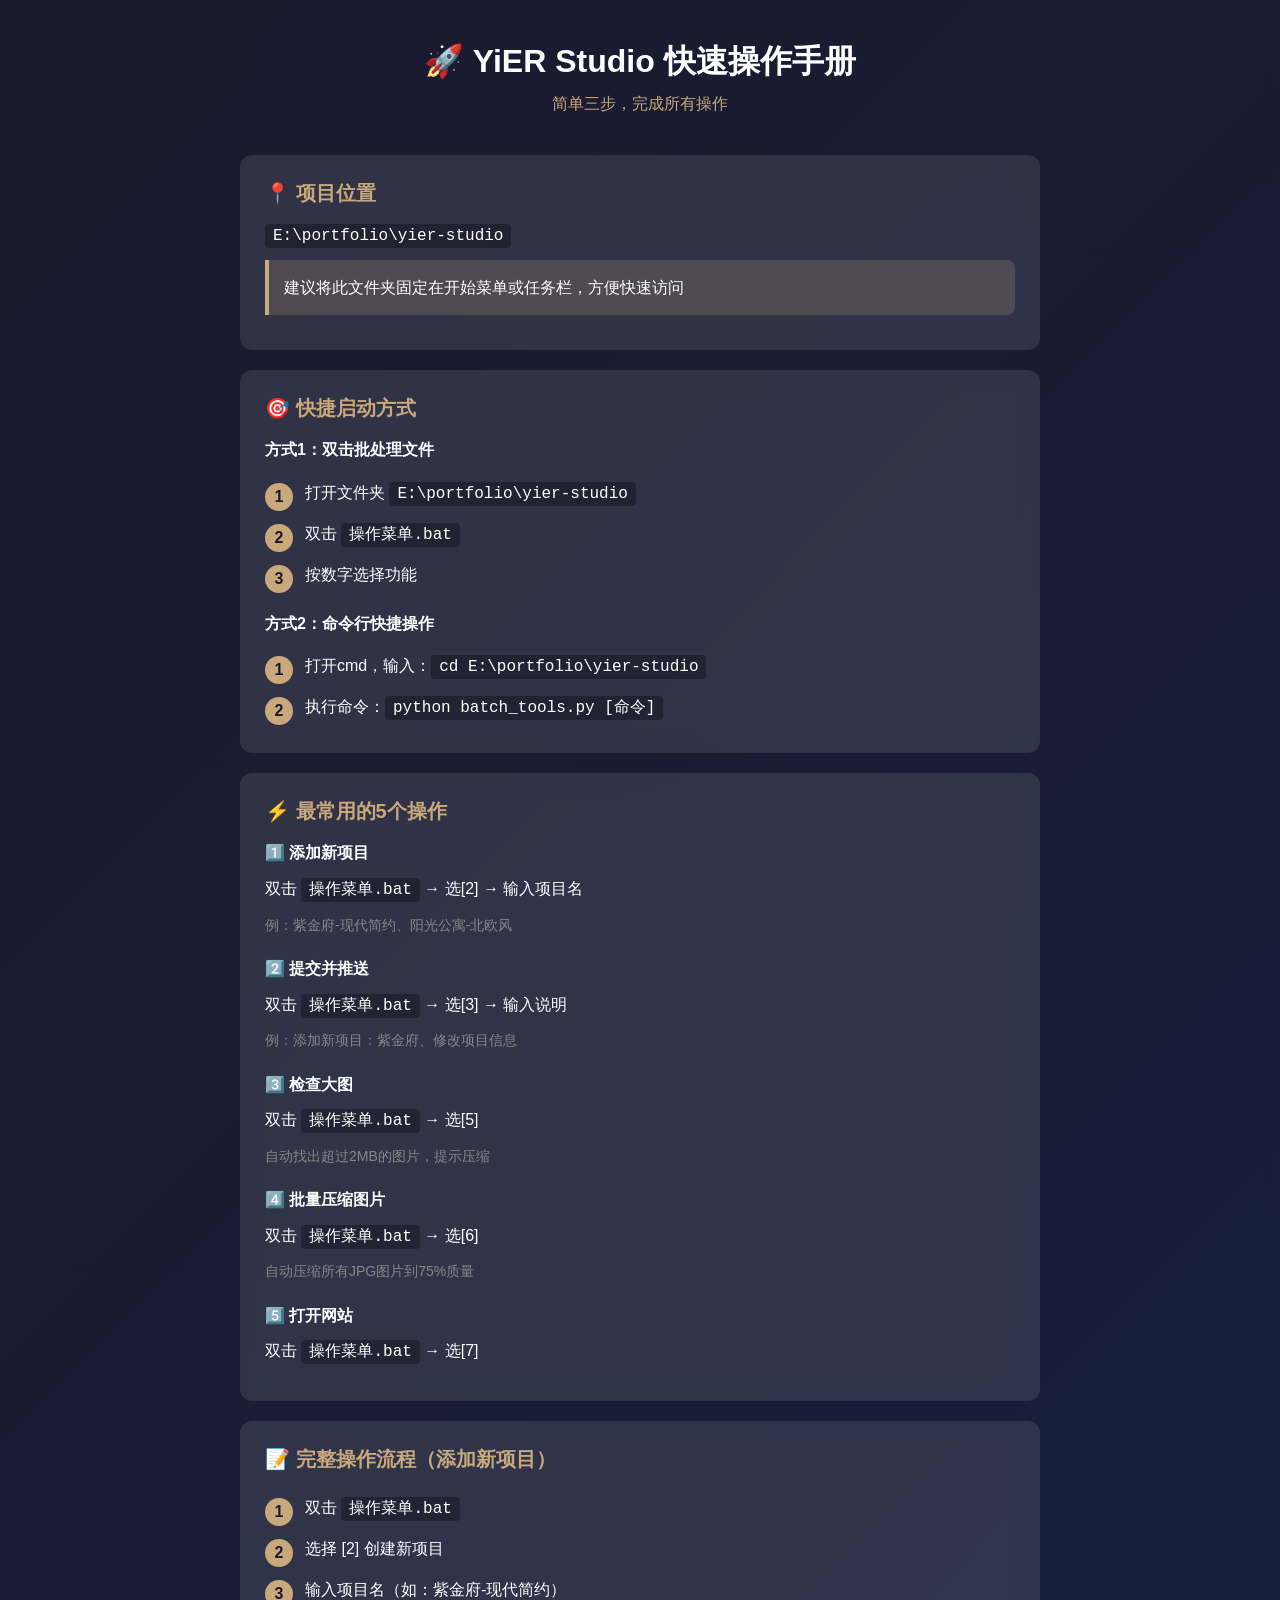
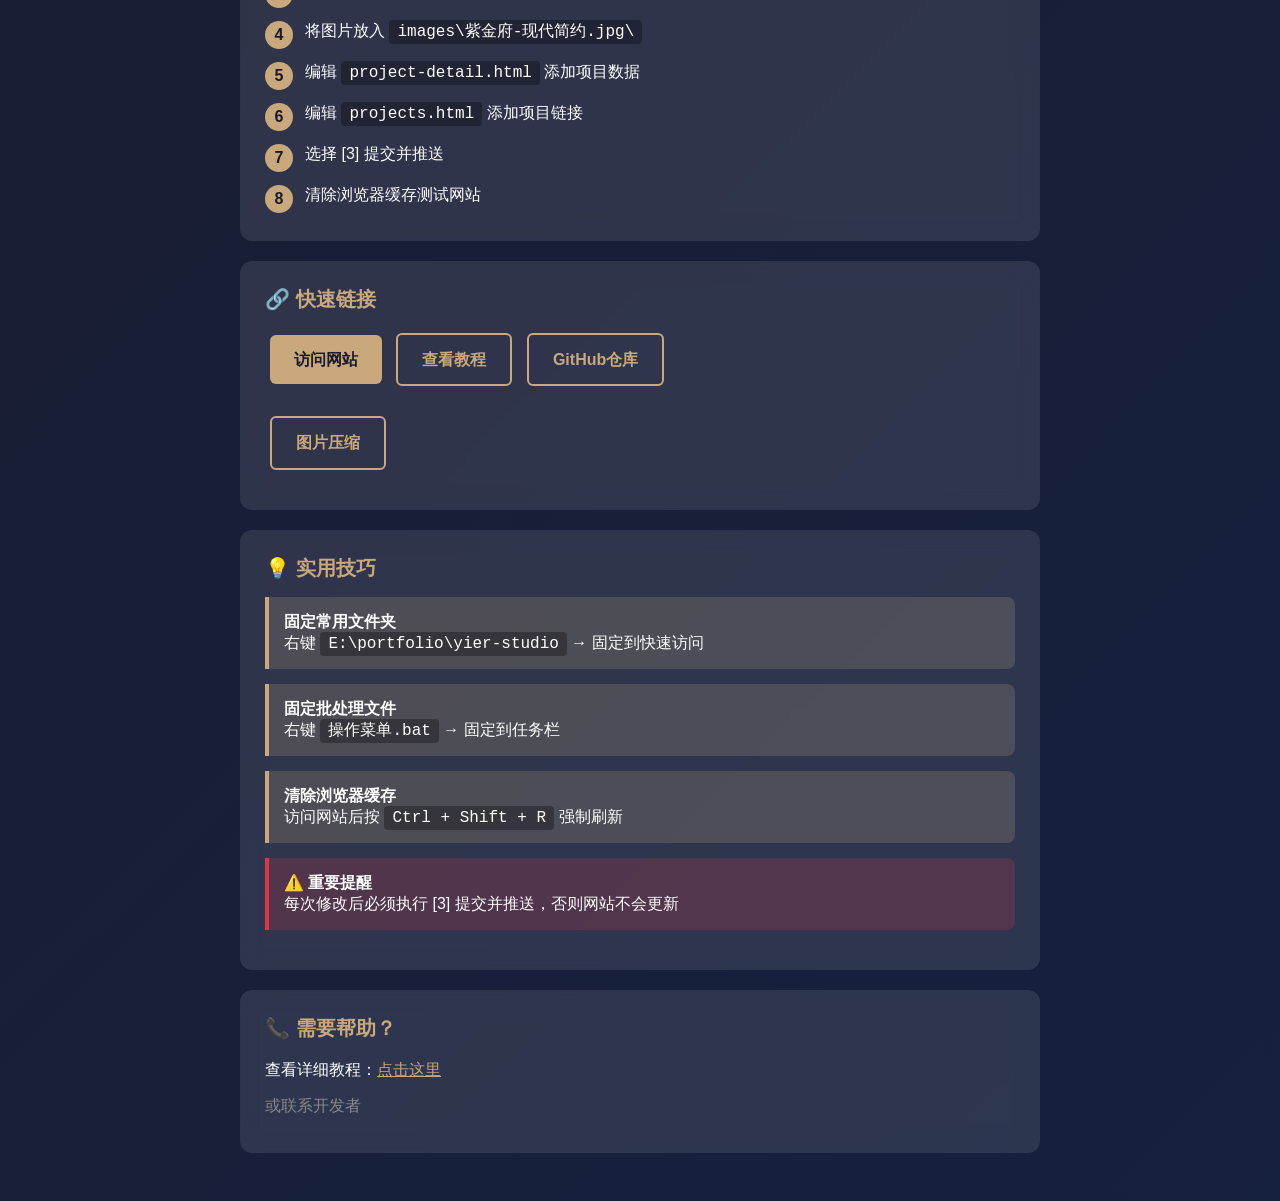
<file: 快速操作手册.html>
<!DOCTYPE html>
<html lang="zh-CN">
<head>
    <meta charset="UTF-8">
    <title>懿贰设计 - 快速操作手册</title>
    <style>
        * { margin: 0; padding: 0; box-sizing: border-box; }
        body { font-family: -apple-system, BlinkMacSystemFont, "Segoe UI", Roboto, sans-serif; background: linear-gradient(135deg, #1a1a2e 0%, #16213e 100%); color: #fff; padding: 40px 20px; }
        .container { max-width: 800px; margin: 0 auto; }
        h1 { text-align: center; margin-bottom: 10px; font-size: 32px; }
        .subtitle { text-align: center; color: #c9a87c; margin-bottom: 40px; }
        .card { background: rgba(255,255,255,0.1); border-radius: 12px; padding: 25px; margin-bottom: 20px; backdrop-filter: blur(10px); }
        .card h2 { color: #c9a87c; margin-bottom: 15px; font-size: 20px; }
        .card p { margin: 10px 0; line-height: 1.6; }
        .btn { display: inline-block; padding: 12px 24px; background: #c9a87c; color: #1a1a2e; text-decoration: none; border-radius: 6px; margin: 5px; font-weight: bold; transition: all 0.3s; }
        .btn:hover { background: #d4b88c; transform: translateY(-2px); }
        .btn-secondary { background: transparent; border: 2px solid #c9a87c; color: #c9a87c; }
        .btn-secondary:hover { background: #c9a87c; color: #1a1a2e; }
        code { background: rgba(0,0,0,0.3); padding: 3px 8px; border-radius: 4px; font-family: "Consolas", monospace; }
        .steps { counter-reset: step; }
        .steps li { counter-increment: step; list-style: none; padding: 10px 0 10px 40px; position: relative; }
        .steps li::before { content: counter(step); position: absolute; left: 0; top: 10px; width: 28px; height: 28px; background: #c9a87c; color: #1a1a2e; border-radius: 50%; text-align: center; line-height: 28px; font-weight: bold; }
        .tip { background: rgba(201,168,124,0.2); border-left: 4px solid #c9a87c; padding: 15px; margin: 15px 0; border-radius: 0 8px 8px 0; }
        .warning { background: rgba(220,53,69,0.2); border-left: 4px solid #dc3545; padding: 15px; margin: 15px 0; border-radius: 0 8px 8px 0; }
    </style>
</head>
<body>
<div class="container">
    <h1>🚀 YiER Studio 快速操作手册</h1>
    <p class="subtitle">简单三步，完成所有操作</p>

    <div class="card">
        <h2>📍 项目位置</h2>
        <p><code>E:\portfolio\yier-studio</code></p>
        <p class="tip">建议将此文件夹固定在开始菜单或任务栏，方便快速访问</p>
    </div>

    <div class="card">
        <h2>🎯 快捷启动方式</h2>
        <p><strong>方式1：双击批处理文件</strong></p>
        <ul class="steps">
            <li>打开文件夹 <code>E:\portfolio\yier-studio</code></li>
            <li>双击 <code>操作菜单.bat</code></li>
            <li>按数字选择功能</li>
        </ul>
        <p style="margin-top: 15px;"><strong>方式2：命令行快捷操作</strong></p>
        <ul class="steps">
            <li>打开cmd，输入：<code>cd E:\portfolio\yier-studio</code></li>
            <li>执行命令：<code>python batch_tools.py [命令]</code></li>
        </ul>
    </div>

    <div class="card">
        <h2>⚡ 最常用的5个操作</h2>
        
        <p><strong>1️⃣ 添加新项目</strong></p>
        <p>双击 <code>操作菜单.bat</code> → 选[2] → 输入项目名</p>
        <p style="color: #888; font-size: 14px; margin-top: 5px;">例：紫金府-现代简约、阳光公寓-北欧风</p>

        <p style="margin-top: 20px;"><strong>2️⃣ 提交并推送</strong></p>
        <p>双击 <code>操作菜单.bat</code> → 选[3] → 输入说明</p>
        <p style="color: #888; font-size: 14px; margin-top: 5px;">例：添加新项目：紫金府、修改项目信息</p>

        <p style="margin-top: 20px;"><strong>3️⃣ 检查大图</strong></p>
        <p>双击 <code>操作菜单.bat</code> → 选[5]</p>
        <p style="color: #888; font-size: 14px; margin-top: 5px;">自动找出超过2MB的图片，提示压缩</p>

        <p style="margin-top: 20px;"><strong>4️⃣ 批量压缩图片</strong></p>
        <p>双击 <code>操作菜单.bat</code> → 选[6]</p>
        <p style="color: #888; font-size: 14px; margin-top: 5px;">自动压缩所有JPG图片到75%质量</p>

        <p style="margin-top: 20px;"><strong>5️⃣ 打开网站</strong></p>
        <p>双击 <code>操作菜单.bat</code> → 选[7]</p>
    </div>

    <div class="card">
        <h2>📝 完整操作流程（添加新项目）</h2>
        <ol class="steps">
            <li>双击 <code>操作菜单.bat</code></li>
            <li>选择 [2] 创建新项目</li>
            <li>输入项目名（如：紫金府-现代简约）</li>
            <li>将图片放入 <code>images\紫金府-现代简约.jpg\</code></li>
            <li>编辑 <code>project-detail.html</code> 添加项目数据</li>
            <li>编辑 <code>projects.html</code> 添加项目链接</li>
            <li>选择 [3] 提交并推送</li>
            <li>清除浏览器缓存测试网站</li>
        </ol>
    </div>

    <div class="card">
        <h2>🔗 快速链接</h2>
        <p>
            <a href="https://TheCharon99.github.io/yier-studio/" target="_blank" class="btn">访问网站</a>
            <a href="https://TheCharon99.github.io/yier-studio/教程.html" target="_blank" class="btn btn-secondary">查看教程</a>
            <a href="https://github.com/TheCharon99/yier-studio" target="_blank" class="btn btn-secondary">GitHub仓库</a>
        </p>
        <p style="margin-top: 20px;">
            <a href="https://tinypng.com" target="_blank" class="btn btn-secondary">图片压缩</a>
        </p>
    </div>

    <div class="card">
        <h2>💡 实用技巧</h2>
        <div class="tip">
            <strong>固定常用文件夹</strong><br>
            右键 <code>E:\portfolio\yier-studio</code> → 固定到快速访问
        </div>
        <div class="tip">
            <strong>固定批处理文件</strong><br>
            右键 <code>操作菜单.bat</code> → 固定到任务栏
        </div>
        <div class="tip">
            <strong>清除浏览器缓存</strong><br>
            访问网站后按 <code>Ctrl + Shift + R</code> 强制刷新
        </div>
        <div class="warning">
            <strong>⚠️ 重要提醒</strong><br>
            每次修改后必须执行 [3] 提交并推送，否则网站不会更新
        </div>
    </div>

    <div class="card">
        <h2>📞 需要帮助？</h2>
        <p>查看详细教程：<a href="https://TheCharon99.github.io/yier-studio/教程.html" style="color: #c9a87c;">点击这里</a></p>
        <p style="margin-top: 10px; color: #888;">或联系开发者</p>
    </div>
</div>
</body>
</html>
</file>
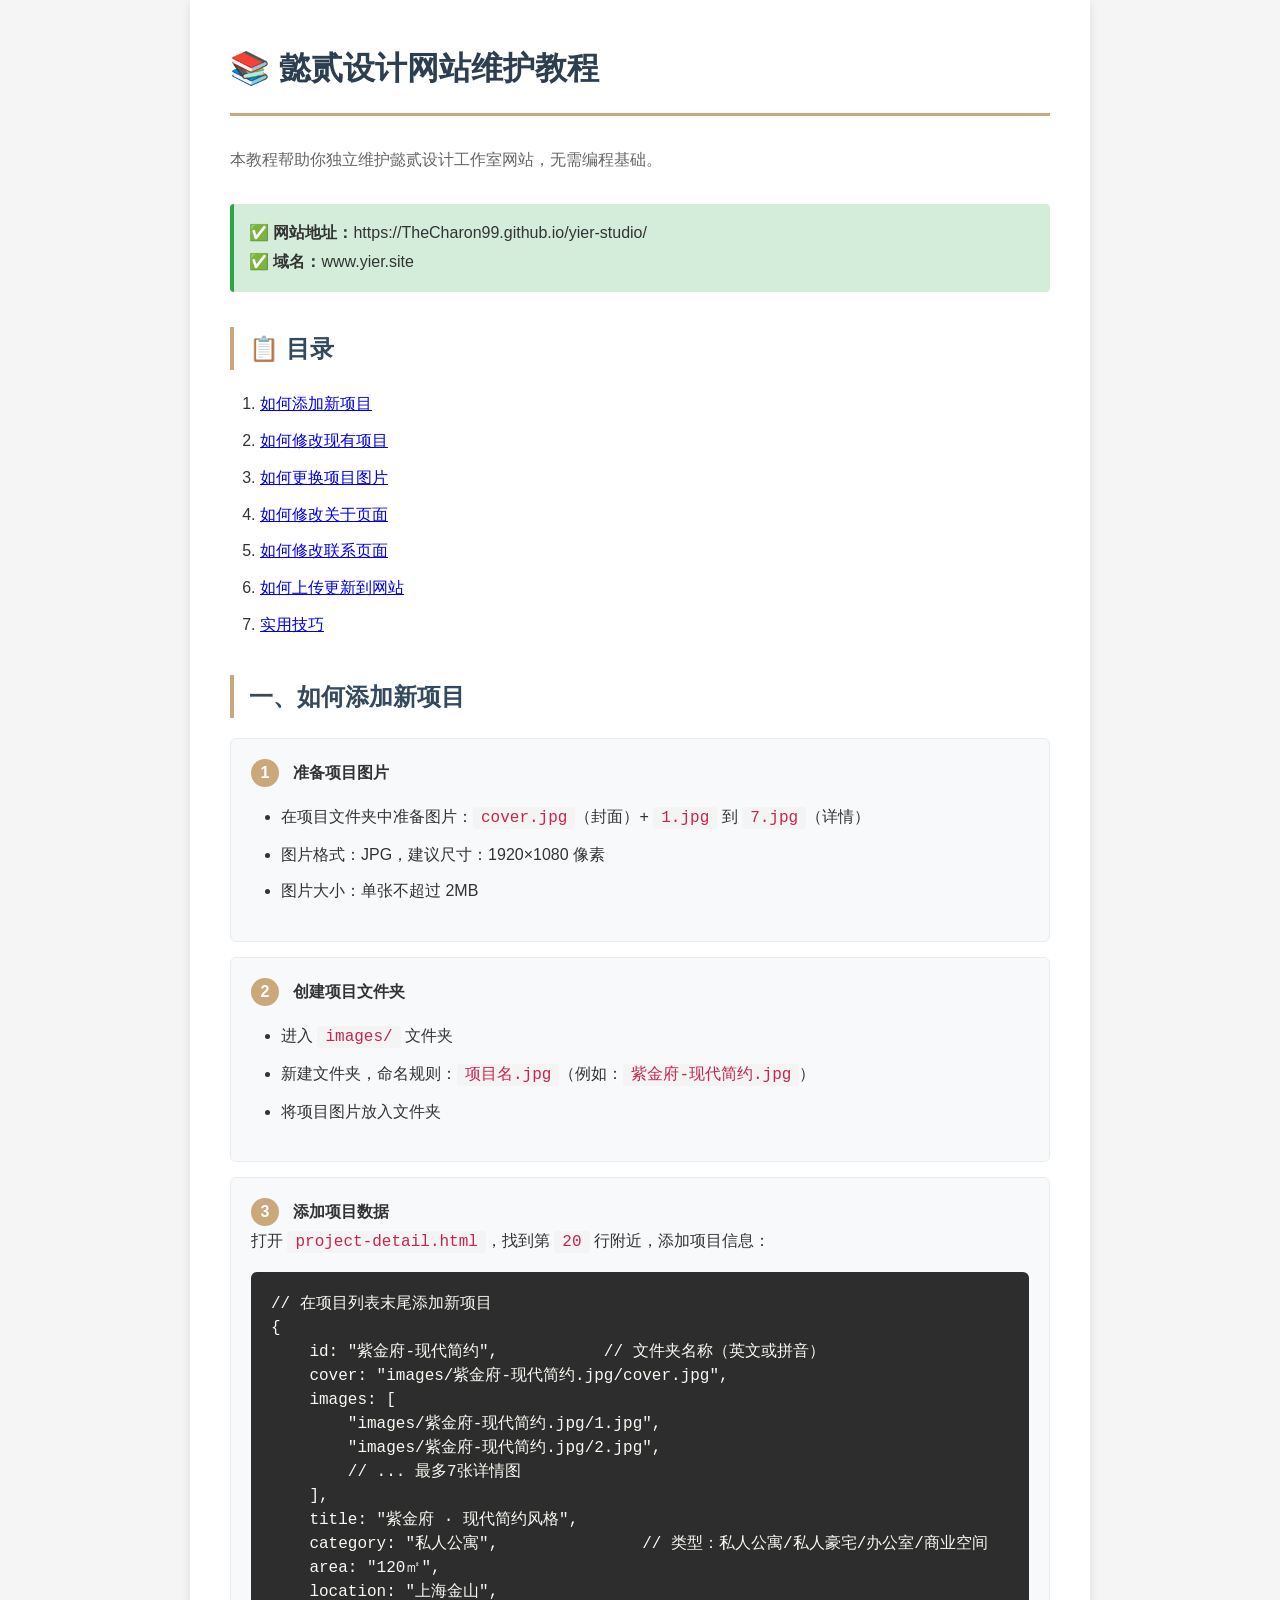
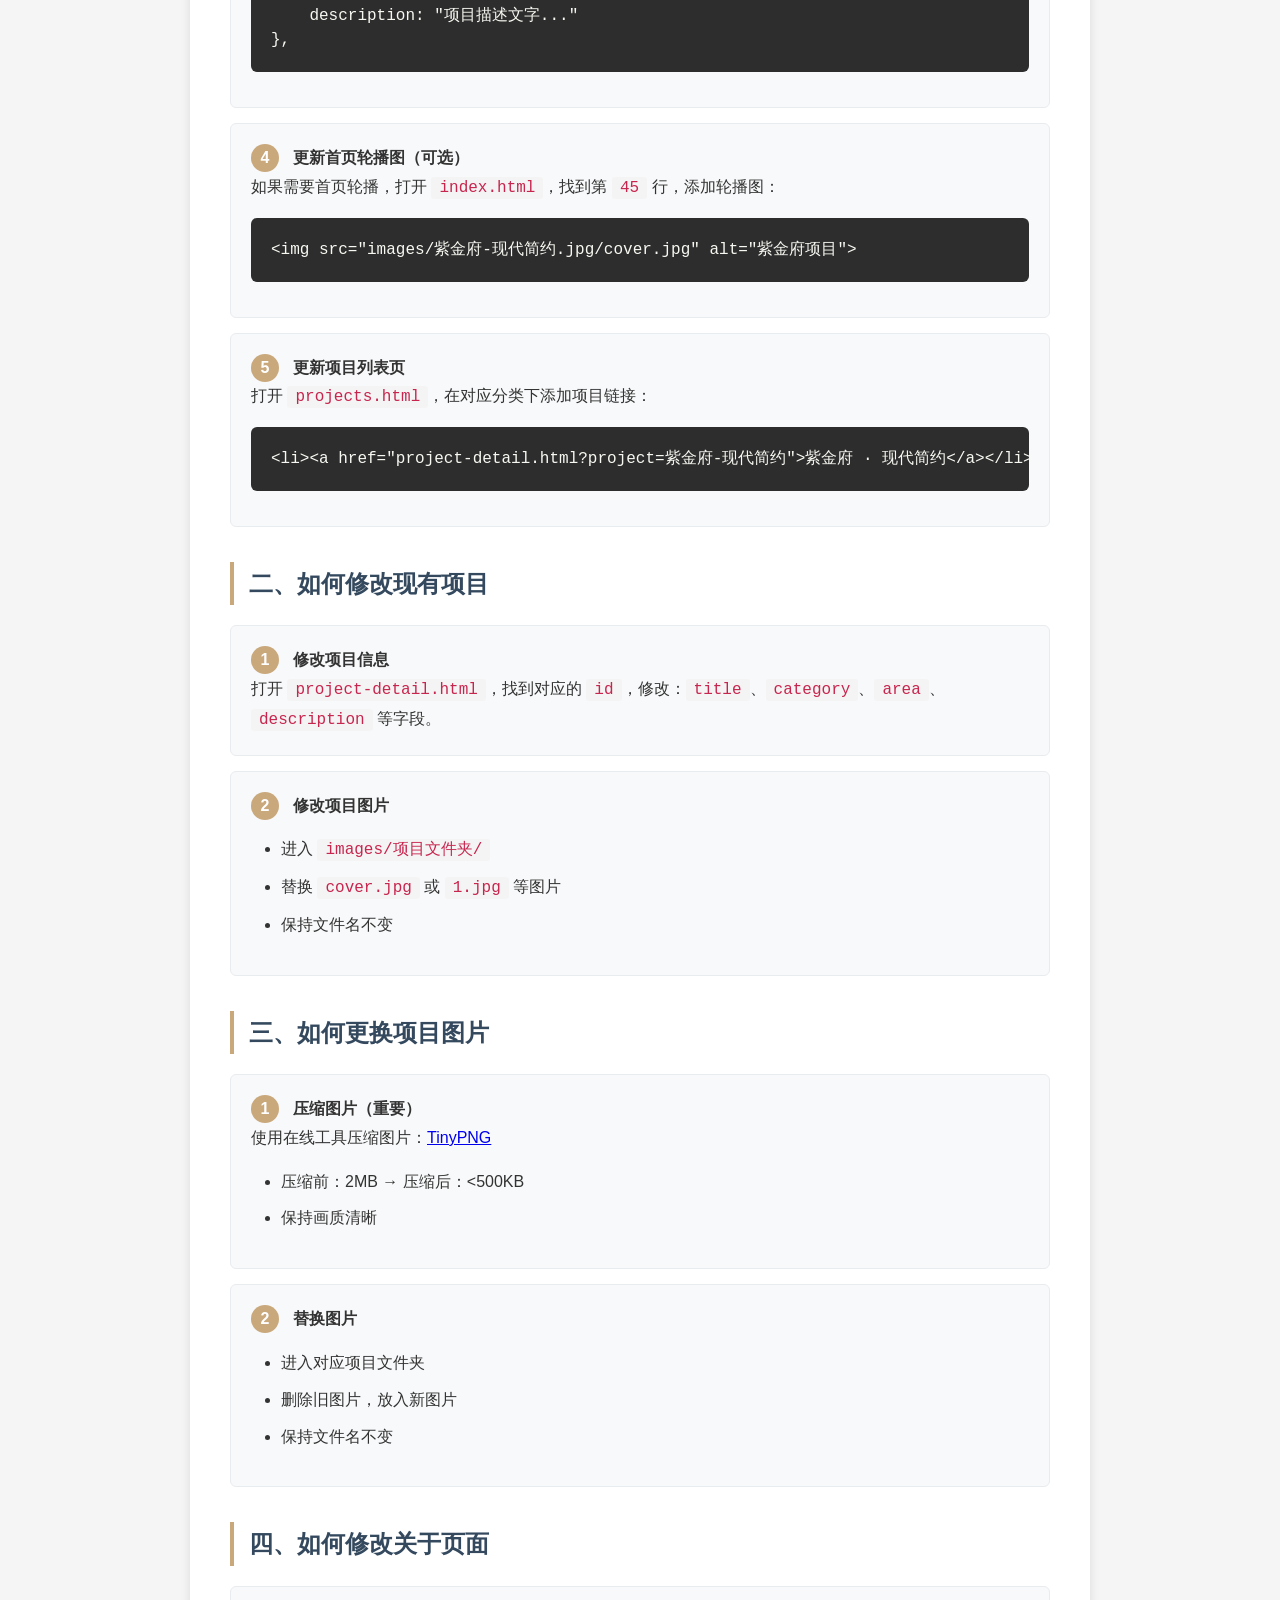
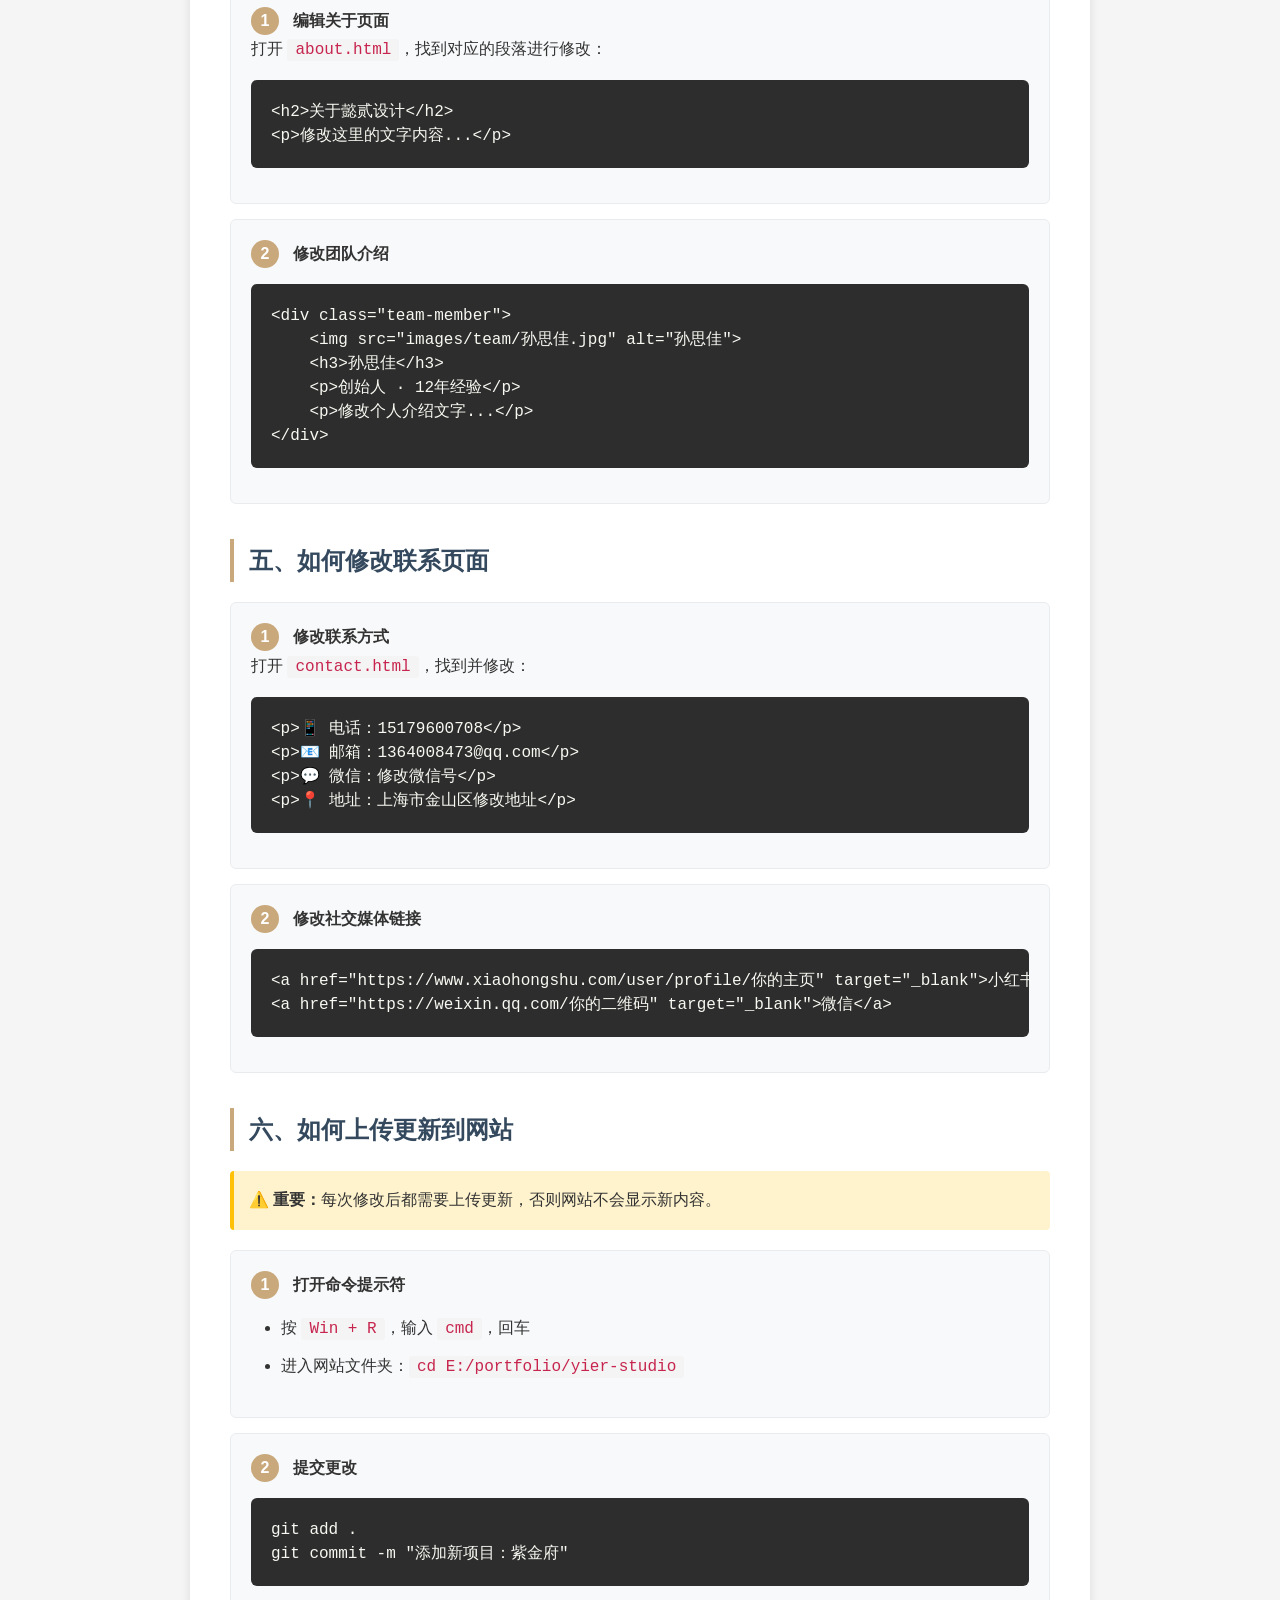
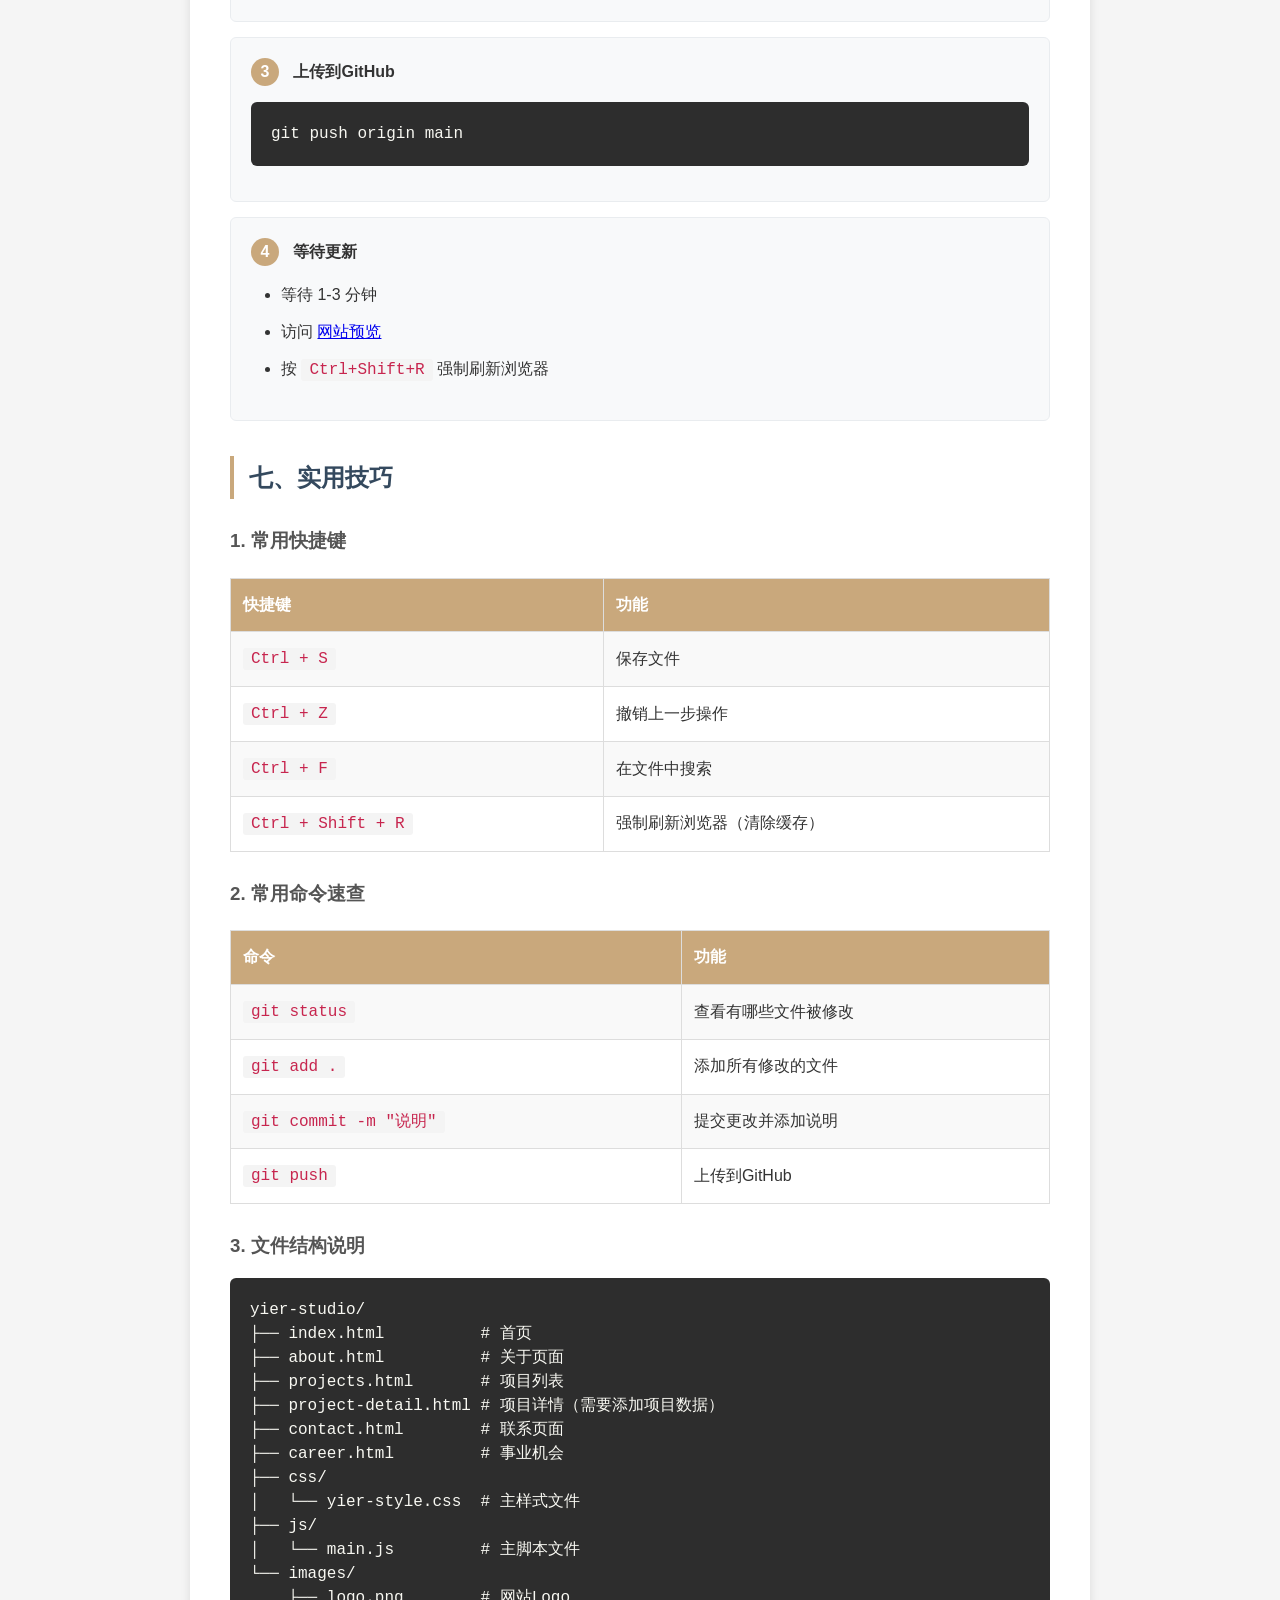
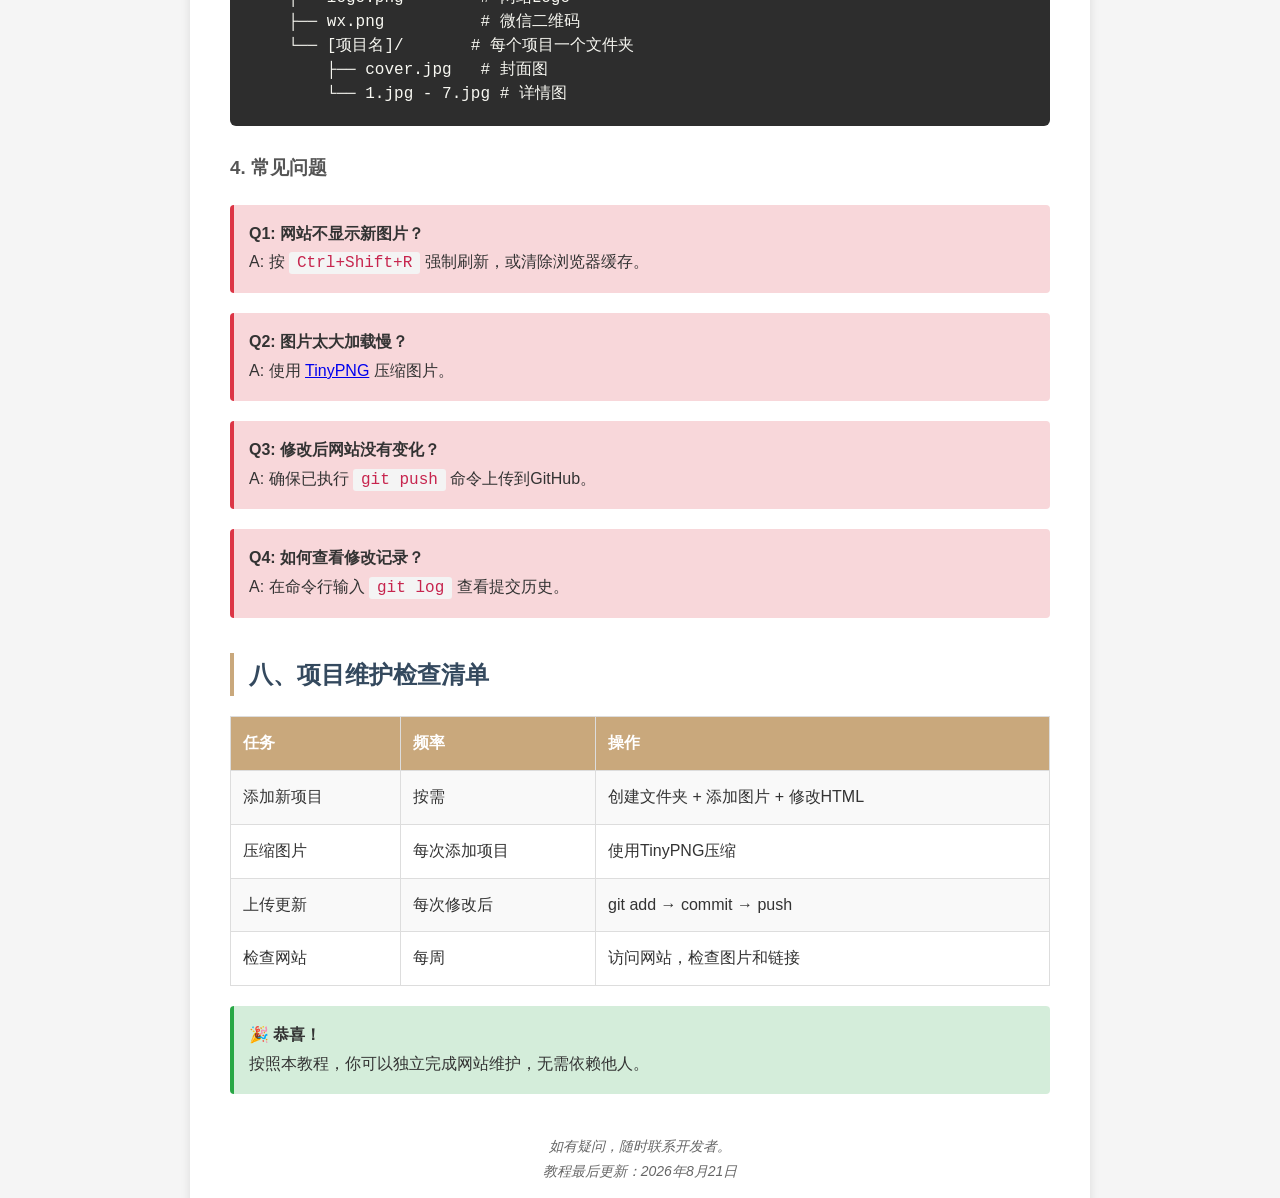
<file: 教程.html>
<!DOCTYPE html>
<html lang="zh-CN">
<head>
    <meta charset="UTF-8">
    <meta name="viewport" content="width=device-width, initial-scale=1.0">
    <title>懿贰设计网站维护教程</title>
    <style>
        * { margin: 0; padding: 0; box-sizing: border-box; }
        body { font-family: -apple-system, BlinkMacSystemFont, "Segoe UI", Roboto, "Helvetica Neue", Arial, sans-serif; line-height: 1.8; color: #333; background: #f5f5f5; }
        .container { max-width: 900px; margin: 0 auto; background: #fff; padding: 40px; box-shadow: 0 2px 10px rgba(0,0,0,0.1); }
        h1 { color: #2c3e50; border-bottom: 3px solid #c9a87c; padding-bottom: 15px; margin-bottom: 30px; }
        h2 { color: #34495e; margin-top: 35px; margin-bottom: 20px; padding-left: 15px; border-left: 4px solid #c9a87c; }
        h3 { color: #555; margin-top: 25px; margin-bottom: 15px; }
        .warning { background: #fff3cd; border-left: 4px solid #ffc107; padding: 15px; margin: 20px 0; border-radius: 4px; }
        .success { background: #d4edda; border-left: 4px solid #28a745; padding: 15px; margin: 20px 0; border-radius: 4px; }
        .error { background: #f8d7da; border-left: 4px solid #dc3545; padding: 15px; margin: 20px 0; border-radius: 4px; }
        code { background: #f4f4f4; padding: 2px 8px; border-radius: 3px; font-family: "Consolas", "Monaco", monospace; color: #c7254e; }
        pre { background: #2d2d2d; color: #f8f8f2; padding: 20px; border-radius: 6px; overflow-x: auto; margin: 15px 0; line-height: 1.5; }
        pre code { background: none; color: inherit; padding: 0; }
        .step { background: #f8f9fa; padding: 20px; margin: 15px 0; border-radius: 6px; border: 1px solid #e9ecef; }
        .step-number { display: inline-block; background: #c9a87c; color: #fff; width: 28px; height: 28px; text-align: center; line-height: 28px; border-radius: 50%; margin-right: 10px; font-weight: bold; }
        table { width: 100%; border-collapse: collapse; margin: 20px 0; }
        th, td { border: 1px solid #ddd; padding: 12px; text-align: left; }
        th { background: #c9a87c; color: #fff; }
        tr:nth-child(even) { background: #f9f9f9; }
        .tag { display: inline-block; padding: 4px 12px; border-radius: 20px; font-size: 12px; font-weight: bold; margin: 2px; }
        .tag-html { background: #e1eec3; color: #555; }
        .tag-css { background: #d0ebff; color: #333; }
        .tag-js { background: #ffe6d9; color: #555; }
        .tag-git { background: #f8d7da; color: #721c24; }
        ul, ol { margin: 15px 0 15px 30px; }
        li { margin: 8px 0; }
        .note { font-size: 14px; color: #666; font-style: italic; margin-top: 10px; }
        .arrow { color: #c9a87c; font-weight: bold; }
    </style>
</head>
<body>
<div class="container">
    <h1>📚 懿贰设计网站维护教程</h1>
    <p style="color: #666; font-size: 16px; margin-bottom: 30px;">
        本教程帮助你独立维护懿贰设计工作室网站，无需编程基础。
    </p>

    <div class="success">
        <strong>✅ 网站地址：</strong>https://TheCharon99.github.io/yier-studio/<br>
        <strong>✅ 域名：</strong>www.yier.site
    </div>

    <h2>📋 目录</h2>
    <ol>
        <li><a href="#project">如何添加新项目</a></li>
        <li><a href="#edit">如何修改现有项目</a></li>
        <li><a href="#image">如何更换项目图片</a></li>
        <li><a href="#about">如何修改关于页面</a></li>
        <li><a href="#contact">如何修改联系页面</a></li>
        <li><a href="#upload">如何上传更新到网站</a></li>
        <li><a href="#tips">实用技巧</a></li>
    </ol>

    <h2 id="project">一、如何添加新项目</h2>
    
    <div class="step">
        <span class="step-number">1</span>
        <strong>准备项目图片</strong><br>
        <ul>
            <li>在项目文件夹中准备图片：<code>cover.jpg</code>（封面）+ <code>1.jpg</code> 到 <code>7.jpg</code>（详情）</li>
            <li>图片格式：JPG，建议尺寸：1920×1080 像素</li>
            <li>图片大小：单张不超过 2MB</li>
        </ul>
    </div>

    <div class="step">
        <span class="step-number">2</span>
        <strong>创建项目文件夹</strong><br>
        <ul>
            <li>进入 <code>images/</code> 文件夹</li>
            <li>新建文件夹，命名规则：<code>项目名.jpg</code>（例如：<code>紫金府-现代简约.jpg</code>）</li>
            <li>将项目图片放入文件夹</li>
        </ul>
    </div>

    <div class="step">
        <span class="step-number">3</span>
        <strong>添加项目数据</strong><br>
        <p>打开 <code>project-detail.html</code>，找到第 <code>20</code> 行附近，添加项目信息：</p>
        <pre><code>// 在项目列表末尾添加新项目
{
    id: "紫金府-现代简约",           // 文件夹名称（英文或拼音）
    cover: "images/紫金府-现代简约.jpg/cover.jpg",
    images: [
        "images/紫金府-现代简约.jpg/1.jpg",
        "images/紫金府-现代简约.jpg/2.jpg",
        // ... 最多7张详情图
    ],
    title: "紫金府 · 现代简约风格",
    category: "私人公寓",               // 类型：私人公寓/私人豪宅/办公室/商业空间
    area: "120㎡",
    location: "上海金山",
    description: "项目描述文字..."
},</code></pre>
    </div>

    <div class="step">
        <span class="step-number">4</span>
        <strong>更新首页轮播图（可选）</strong><br>
        <p>如果需要首页轮播，打开 <code>index.html</code>，找到第 <code>45</code> 行，添加轮播图：</p>
        <pre><code>&lt;img src="images/紫金府-现代简约.jpg/cover.jpg" alt="紫金府项目"&gt;</code></pre>
    </div>

    <div class="step">
        <span class="step-number">5</span>
        <strong>更新项目列表页</strong><br>
        <p>打开 <code>projects.html</code>，在对应分类下添加项目链接：</p>
        <pre><code>&lt;li&gt;&lt;a href="project-detail.html?project=紫金府-现代简约"&gt;紫金府 · 现代简约&lt;/a&gt;&lt;/li&gt;</code></pre>
    </div>

    <h2 id="edit">二、如何修改现有项目</h2>

    <div class="step">
        <span class="step-number">1</span>
        <strong>修改项目信息</strong><br>
        <p>打开 <code>project-detail.html</code>，找到对应的 <code>id</code>，修改：<code>title</code>、<code>category</code>、<code>area</code>、<code>description</code> 等字段。</p>
    </div>

    <div class="step">
        <span class="step-number">2</span>
        <strong>修改项目图片</strong><br>
        <ul>
            <li>进入 <code>images/项目文件夹/</code></li>
            <li>替换 <code>cover.jpg</code> 或 <code>1.jpg</code> 等图片</li>
            <li>保持文件名不变</li>
        </ul>
    </div>

    <h2 id="image">三、如何更换项目图片</h2>

    <div class="step">
        <span class="step-number">1</span>
        <strong>压缩图片（重要）</strong><br>
        <p>使用在线工具压缩图片：<a href="https://tinypng.com" target="_blank">TinyPNG</a></p>
        <ul>
            <li>压缩前：2MB → 压缩后：&lt;500KB</li>
            <li>保持画质清晰</li>
        </ul>
    </div>

    <div class="step">
        <span class="step-number">2</span>
        <strong>替换图片</strong><br>
        <ul>
            <li>进入对应项目文件夹</li>
            <li>删除旧图片，放入新图片</li>
            <li>保持文件名不变</li>
        </ul>
    </div>

    <h2 id="about">四、如何修改关于页面</h2>

    <div class="step">
        <span class="step-number">1</span>
        <strong>编辑关于页面</strong><br>
        <p>打开 <code>about.html</code>，找到对应的段落进行修改：</p>
        <pre><code>&lt;h2&gt;关于懿贰设计&lt;/h2&gt;
&lt;p&gt;修改这里的文字内容...&lt;/p&gt;</code></pre>
    </div>

    <div class="step">
        <span class="step-number">2</span>
        <strong>修改团队介绍</strong><br>
        <pre><code>&lt;div class="team-member"&gt;
    &lt;img src="images/team/孙思佳.jpg" alt="孙思佳"&gt;
    &lt;h3&gt;孙思佳&lt;/h3&gt;
    &lt;p&gt;创始人 · 12年经验&lt;/p&gt;
    &lt;p&gt;修改个人介绍文字...&lt;/p&gt;
&lt;/div&gt;</code></pre>
    </div>

    <h2 id="contact">五、如何修改联系页面</h2>

    <div class="step">
        <span class="step-number">1</span>
        <strong>修改联系方式</strong><br>
        <p>打开 <code>contact.html</code>，找到并修改：</p>
        <pre><code>&lt;p&gt;📱 电话：15179600708&lt;/p&gt;
&lt;p&gt;📧 邮箱：1364008473@qq.com&lt;/p&gt;
&lt;p&gt;💬 微信：修改微信号&lt;/p&gt;
&lt;p&gt;📍 地址：上海市金山区修改地址&lt;/p&gt;</code></pre>
    </div>

    <div class="step">
        <span class="step-number">2</span>
        <strong>修改社交媒体链接</strong><br>
        <pre><code>&lt;a href="https://www.xiaohongshu.com/user/profile/你的主页" target="_blank"&gt;小红书&lt;/a&gt;
&lt;a href="https://weixin.qq.com/你的二维码" target="_blank"&gt;微信&lt;/a&gt;</code></pre>
    </div>

    <h2 id="upload">六、如何上传更新到网站</h2>

    <div class="warning">
        <strong>⚠️ 重要：</strong>每次修改后都需要上传更新，否则网站不会显示新内容。
    </div>

    <div class="step">
        <span class="step-number">1</span>
        <strong>打开命令提示符</strong><br>
        <ul>
            <li>按 <code>Win + R</code>，输入 <code>cmd</code>，回车</li>
            <li>进入网站文件夹：<code>cd E:/portfolio/yier-studio</code></li>
        </ul>
    </div>

    <div class="step">
        <span class="step-number">2</span>
        <strong>提交更改</strong><br>
        <pre><code>git add .
git commit -m "添加新项目：紫金府"</code></pre>
    </div>

    <div class="step">
        <span class="step-number">3</span>
        <strong>上传到GitHub</strong><br>
        <pre><code>git push origin main</code></pre>
    </div>

    <div class="step">
        <span class="step-number">4</span>
        <strong>等待更新</strong><br>
        <ul>
            <li>等待 1-3 分钟</li>
            <li>访问 <a href="https://TheCharon99.github.io/yier-studio/" target="_blank">网站预览</a></li>
            <li>按 <code>Ctrl+Shift+R</code> 强制刷新浏览器</li>
        </ul>
    </div>

    <h2 id="tips">七、实用技巧</h2>

    <h3>1. 常用快捷键</h3>
    <table>
        <tr>
            <th>快捷键</th>
            <th>功能</th>
        </tr>
        <tr>
            <td><code>Ctrl + S</code></td>
            <td>保存文件</td>
        </tr>
        <tr>
            <td><code>Ctrl + Z</code></td>
            <td>撤销上一步操作</td>
        </tr>
        <tr>
            <td><code>Ctrl + F</code></td>
            <td>在文件中搜索</td>
        </tr>
        <tr>
            <td><code>Ctrl + Shift + R</code></td>
            <td>强制刷新浏览器（清除缓存）</td>
        </tr>
    </table>

    <h3>2. 常用命令速查</h3>
    <table>
        <tr>
            <th>命令</th>
            <th>功能</th>
        </tr>
        <tr>
            <td><code>git status</code></td>
            <td>查看有哪些文件被修改</td>
        </tr>
        <tr>
            <td><code>git add .</code></td>
            <td>添加所有修改的文件</td>
        </tr>
        <tr>
            <td><code>git commit -m "说明"</code></td>
            <td>提交更改并添加说明</td>
        </tr>
        <tr>
            <td><code>git push</code></td>
            <td>上传到GitHub</td>
        </tr>
    </table>

    <h3>3. 文件结构说明</h3>
    <pre><code>yier-studio/
├── index.html          # 首页
├── about.html          # 关于页面
├── projects.html       # 项目列表
├── project-detail.html # 项目详情（需要添加项目数据）
├── contact.html        # 联系页面
├── career.html         # 事业机会
├── css/
│   └── yier-style.css  # 主样式文件
├── js/
│   └── main.js         # 主脚本文件
└── images/
    ├── logo.png        # 网站Logo
    ├── wx.png          # 微信二维码
    └── [项目名]/       # 每个项目一个文件夹
        ├── cover.jpg   # 封面图
        └── 1.jpg - 7.jpg # 详情图</code></pre>

    <h3>4. 常见问题</h3>
    <div class="error">
        <strong>Q1: 网站不显示新图片？</strong><br>
        A: 按 <code>Ctrl+Shift+R</code> 强制刷新，或清除浏览器缓存。
    </div>
    <div class="error">
        <strong>Q2: 图片太大加载慢？</strong><br>
        A: 使用 <a href="https://tinypng.com" target="_blank">TinyPNG</a> 压缩图片。
    </div>
    <div class="error">
        <strong>Q3: 修改后网站没有变化？</strong><br>
        A: 确保已执行 <code>git push</code> 命令上传到GitHub。
    </div>
    <div class="error">
        <strong>Q4: 如何查看修改记录？</strong><br>
        A: 在命令行输入 <code>git log</code> 查看提交历史。
    </div>

    <h2>八、项目维护检查清单</h2>
    <table>
        <tr>
            <th>任务</th>
            <th>频率</th>
            <th>操作</th>
        </tr>
        <tr>
            <td>添加新项目</td>
            <td>按需</td>
            <td>创建文件夹 + 添加图片 + 修改HTML</td>
        </tr>
        <tr>
            <td>压缩图片</td>
            <td>每次添加项目</td>
            <td>使用TinyPNG压缩</td>
        </tr>
        <tr>
            <td>上传更新</td>
            <td>每次修改后</td>
            <td>git add → commit → push</td>
        </tr>
        <tr>
            <td>检查网站</td>
            <td>每周</td>
            <td>访问网站，检查图片和链接</td>
        </tr>
    </table>

    <div class="success">
        <strong>🎉 恭喜！</strong><br>
        按照本教程，你可以独立完成网站维护，无需依赖他人。
    </div>

    <p class="note" style="margin-top: 40px; text-align: center;">
        如有疑问，随时联系开发者。<br>
        教程最后更新：2026年8月21日
    </p>
</div>
</body>
</html>
</file>
<file: css/yier-style.css>
/* ========================================
   YiER-Studio 懿贰设计
   值来源：wdesign.hk style.css + style1.css
   ======================================== */

/* === 基础 === */
* { margin: 0; padding: 0; box-sizing: border-box; }
html, body { width: 100%; min-height: 100vh; }
body {
  width: 960px;
  padding: 0px;
  margin: auto;
  font: 12px "Microsoft Yahei", "微软雅黑", sans-serif;
  background: #ffffff;
  color: #333333;
  line-height: 1.6;
}

/* === 语言切换栏 === */
#toper { background: #ededed; height: 10px; width: 100%; float: left; }
#toper span { float: right; font-size: 12px; margin-top: 15px; }
#toper a { color: #999999; text-decoration: none; margin: 0 5px; }
#toper a:hover { color: #333333; }
#toper a.active { font-weight: bold; color: #000000; }

/* === Logo区域 === */
#logo { padding: 30px 0px 20px 50px; }
#logo a { text-decoration: none; border: none; display: inline-block; }
#logo img { border: none; height: 50px; }

/* === 社交图标（背景图方式，对齐参考站） === */
#footer a, #logo a, .sns_icon a { line-height: 25px; position: relative; }
#logo .sns_icon { float: right; display: flex; align-items: center; margin-top: 15px; color: #999; font-size: 12px; }
#logo .sns_line { color: #ccc; padding: 0 2px; line-height: 1; position: relative; top: -4px; }
#logo .sns_icon a {
  width: 22px; height: 25px; padding-left: 20px;
  margin-left: 15px; margin-right: 15px; text-decoration: none; display: inline-block;
}
.icon_ins { background: url('../images/icon_ins.png') -26px 0px no-repeat; }
.icon_ins:hover { background: url('../images/icon_ins.png') 0px 0px no-repeat; }
.icon_xhs { background: url('../images/icon_xhs.png') no-repeat; background-size: 90% auto; }
.icon_xhs:hover { background: url('../images/icon_xhs_hover.png') no-repeat; background-size: 90% auto; }
.icon_wb { background: url('../images/icon_wb.png') -27px 0px no-repeat; }
.icon_wb:hover { background: url('../images/icon_wb.png') -2px 0px no-repeat; }
.icon_wx { background: url('../images/icon_wx.png') -27px 0px no-repeat; margin-right: 0px !important; }
.icon_wx:hover { background: url('../images/icon_wx.png') -2px 0px no-repeat; margin-right: 0px !important; }

/* 微信二维码弹窗 */
.wechat {
  position: absolute; top: -5px; left: 25px;
  width: 76px; height: 75px; z-index: 999; display: none;
}
  width: auto !important;
  height: auto !important;
  max-width: 76px;
  max-height: 75px;
  position: absolute; top: -5px; left: 25px;
  width: 76px; height: 75px; z-index: 999; display: none;
}
.wechat img { width: 100%; height: 100%; }

/* === 导航栏 === */
#me1 { height: 35px; border-top: 1px solid #ededed; background: #fff; }
#horizontal-menu-container {
  position: relative; display: block; width: 100%;
  border-top: 1px solid #ededed; text-align: center;
}
.nav-horizontal { display: block; margin-top: 10px; height: 16px; list-style: none; padding: 0; position: relative; }
.nav-horizontal li { display: inline-block; height: 30px; margin-right: 30px; text-align: left; position: relative; }
.nav-horizontal li:last-child { margin-right: 0; }
.nav-horizontal li a { color: #666666; text-decoration: none; padding: 14px 0; margin-top: -13px; font-weight: bold; position: relative; }
.nav-horizontal li a:hover { color: #000000; }
.nav-horizontal li.current-menu-item a { color: #333333; }
.curr, .nav-horizontal li.current-menu-item a {
  margin-top: -11px !important; padding-top: 10px !important; border-top: 1px solid #000;
}

/* === 移动端导航 === */
#me2 { display: none; }
.select-bav {
  margin-top: 30px; margin-bottom: 10px; padding: 20px;
  color: #333; width: 300px; margin-left: auto; margin-right: auto;
}
.select-nav { display: none; }

/* === 分隔线 === */
#line { height: 10px; background: url('../images/line_bg.jpg') repeat-x; margin-bottom: 20px; }

/* === 主要内容区 === */
.content { display: block; float: left; overflow: visible; width: 100%; }

/* === 轮播图 === */
#slider { margin-top: -20px; width: 100%; overflow: hidden; }
#slider img { width: 100%; height: 400px; object-fit: cover; display: block; }

/* === 项目标题分隔 === */
.separator { margin-top: 0px; margin-bottom: 0px; }
.lines {
  display: table-row; width: 100%; margin-top: 30px; white-space: nowrap;
}
.lines div { display: table-cell; padding: 0 15px 0 15px; margin-bottom: 50px; }
.lines::before {
  display: table-cell; content: ''; width: 50%; height: 1px; border-top: 1px solid #ededed;
}
.lines::after {
  display: table-cell; content: ''; width: 50%; height: 1px; border-top: 1px solid #ededed;
}
.left .lines::before { width: 0; }
.left .lines::after { width: 100%; }
.lines div > * { display: block; margin-top: -6px; margin-bottom: 20px; }
.lines span { color: #666666; font-size: 14px; padding: 0 10px; background: #fff; }

/* === 项目介绍文字 === */
#desc { padding-right: 10px; color: #999999; line-height: 150%; }
#desc a.button {
  margin-right: 20px; display: inline-block; height: 23px;
  padding-left: 30px; padding-top: 1px;
  background: url('../images/button.png') no-repeat; font-size: 14px;
  color: #666; text-decoration: none;
}

/* === 最新项目 === */
.recent-projects { position: relative; z-index: 10; }
.recent-project-arrows {
  display: inline-block; position: absolute; top: 10px; right: 0px; height: 20px; z-index: 20;
}
.recent-project-arrows li { display: inline-block; height: 20px; }
.recent-project-arrows li:last-child { display: inline-block; }
.next {
  display: block; width: 23px; height: 23px;
  background: url('../images/arrows.gif') right center no-repeat;
}
.next:hover { opacity: 0.5; }
.prev {
  display: block; width: 23px; height: 23px;
  background: url('../images/arrows.gif') left center no-repeat;
}
.prev:hover { opacity: 0.5; }

.recent-projects-list {
  display: block; position: relative; overflow: hidden; float: left;
  width: 690px; height: 245px; list-style: none;
}
.recent-projects-list li { display: block; width: 210px; float: left; margin-right: 30px; }
.recent-projects-list li:nth-child(3n) { margin-right: 0; }

/* === 项目卡片 === */
.projects-thumb { display: block; position: relative !important; padding-bottom: 20px; }
.projects-thumb > a { display: block; z-index: 0; }
.projects-thumb img { border: none; display: block; }
.projects-thumb a { position: relative; line-height: 0 !important; }

.projects-thumb::before {
  opacity: 0.5;
  display: block; position: absolute; content: '';
  width: 50%; height: 20px; top: 100%; left: 5px; margin-top: -20px; z-index: 1;
  background: url('../images/frame-shadow-left.png') top left no-repeat;
}
.projects-thumb::after {
  display: block; position: absolute; content: '';
  width: 50%; height: 20px; top: 100%; right: 5px; margin-top: -20px; z-index: 1;
  background: url('../images/frame-shadow-right.png') top right no-repeat;
}

.recent-project-details {
  display: block; background: #fff; padding: 0 0 15px 0; text-align: center;
  border-bottom: 1px solid #fff; color: #999999; line-height: 150%;
}
.recent-project-details img {
  border: none;
  width: 210px;
  height: 150px;
  object-fit: cover;
  object-position: center;
}
.recent-project-details h5 {
  color: #666666; margin-bottom: 2px; font-size: 14px; font-weight: 200; margin-top: 12px;
}
.recent-project-details a { display: inline; color: #ccc; border: none; text-decoration: none; }
.recent-project-details:hover { border-bottom: 1px solid #333 !important; }
.recent-project-details a:hover { color: #000; text-decoration: underline; }

/* thumb-cover 效果 */
.thumb-cover {
  display: none; position: absolute; width: 210px; height: 150px; top: 0px;
  background: url('../images/ltl-corner.png') top right no-repeat; overflow: hidden;
}
@media screen and (-webkit-min-device-pixel-ratio:0) { .thumb-cover { top: -140px; } }
.thumb-more {
  display: block; position: absolute; width: 210px; height: 150px; top: 100%;
}

/* === 项目精选页 === */
#page_title {
  height: 20px; border-bottom: 1px solid #ededed;
  padding: 10px 10px 10px 0px; margin-bottom: 30px; padding-top: 10px;
}
#left { float: left; width: 190px; }
#left ul { list-style: none; padding-left: 10px; }
#left li { line-height: 200%; }
#left a { text-decoration: none; padding-left: 5px; font-weight: bold; }
#left a:hover { color: #000; }
#left_desc {
  color: #666666; border-bottom: 1px solid #ededed;
  padding-bottom: 30px; line-height: 150%;
}
#content { float: left; margin-top: -10px; padding-left: 20px; margin-left: 10px; }

/* === 筛选按钮 === */
.gallery-filter { list-style: none; margin: 0; padding: 0; }
.gallery-filter li { line-height: 200%; }
.gallery-filter li a { color: #999999; text-decoration: none; }
.gallery-filter li a:hover { color: #000; }
.line_ds { display: none; }
.active a { color: #333333 !important; }

/* === 项目网格 === */
.projects { position: relative !important; width: 730px; overflow: hidden; list-style: none; margin: 0; padding: 0; }
.projects li {
  display: inline-block; margin-left: 0px; margin-right: 20px; margin-bottom: 25px; overflow: hidden;
}
.three-columns li:nth-child(3n+0) { margin-right: 0; }

/* === 关于我们页面 === */
#left_about { float: left; width: 190px; }
#left_about ul { list-style: none; padding-left: 10px; }
#left_about li { line-height: 200%; }
#left_about a { color: #999999; text-decoration: none; padding-left: 5px; font-weight: bold; }
#left_about a:hover { color: #000000; }
#left_about a.active { color: #333333; border-left: 1px solid #333333; padding-left: 8px; }

#middle, #middle_sy {
  float: left; width: 770px; height: 690px; line-height: 150%;
  color: #999999; overflow: auto;
}
#middle ul { list-style: none; margin-left: 0px; padding-left: 0px; padding-top: 3px; }
#middle li { font-size: 13px; color: #666666; line-height: 1.8; }
#middle ul li div {
  border-left: 1px solid #999999; padding-left: 10px; line-height: 150%; font-size: 14px;
}
#middle p { font-size: 13px; line-height: 1.8; color: #666666; margin-bottom: 15px; }
#middle h3 { font-size: 16px; color: #333333; margin-bottom: 15px; font-weight: normal; }

/* === 事业机会页面 === */
#list_sy { float: left; width: 75%; margin-top: 10px; }
#ser_content { float: left; margin-top: -30px; margin-left: 10px; width: 760px; }
#ser_content ul { list-style: none; padding: 0px; }
#ser_content li { float: left; padding: 0px; }
#ser_content img { border: none; }

/* === 联系我们页面 === */
#f_left { float: left; width: 70%; }
#f_right { float: left; width: 30%; }
.f_text { width: 32%; padding-bottom: 10px; float: left; margin-right: 2%; }
.f_text label { font-size: 12px; color: #333333; margin-bottom: 5px; display: block; }
.f_text input {
  width: 100%; padding: 5px; border: 1px solid #333; height: 20px;
  font-family: "Microsoft Yahei", "微软雅黑", sans-serif; font-size: 12px; text-align: left;
}
.f_textarea { width: 96%; margin-bottom: 20px; }
.f_textarea textarea {
  width: 100%; border: 1px solid #333; padding: 5px;
  font-family: "Microsoft Yahei", "微软雅黑", sans-serif; font-size: 12px; resize: vertical;
}
#add {
  color: #666; line-height: 200%; font-size: 12px;
  margin: 10px 5px 20px 0px; padding-left: 10px; border-left: 1px solid #333;
}
#add strong { color: #333333; font-weight: normal; font-size: 12px; display: block; margin-bottom: 10px; }
#map { margin-bottom: 20px; margin-top: -40px; width: 100%; height: 350px; }
#map iframe { width: 100%; height: 100%; border: none; }
#sub_btn {
  cursor: pointer; padding: 5px 30px; background-color: #333; color: #fff;
  text-align: center; border: 1px solid #000; margin-top: 10px; margin-bottom: 20px; margin-left: 35px; font-size: 12px;
}
#sub_btn:hover { background-color: #000; }
#khfw a { color: #666666; }
#khfw a:hover { color: #000; }

/* === 项目详情页面 === */
#pro_btns { text-align: right; line-height: 35px; margin: 5px 0; }
#pro_btns a { display: inline-block; width: 23px; height: 23px; margin: 5px 6px; text-decoration: none; }
.pro_btn_l { background: url('../images/s_l.png') no-repeat; }
.pro_btn_x { background: url('../images/s_x.png') no-repeat; }
.pro_btn_r { background: url('../images/s_r.png') no-repeat; }

#proj { width: 960px; height: 333px; border: 1px solid #ededed; overflow: hidden; clear: both; }
.pro-left { float: left; }
.pro-left ul {
  list-style: none; margin: 0; padding: 10px; width: 471px; height: 313px; overflow: hidden; position: relative;
}
.pro-right {
  float: right; width: 450px; line-height: 150%; color: #666666;
  padding-right: 10px; height: 360px;
}
.pro-right .nei { font-size: 14px; padding-top: 15px; padding-bottom: 28px; float: left; }
#project_name {
  font-size: 18px; color: #333333;
  font-family: "Microsoft Yahei", "微软雅黑", sans-serif; float: left;
}
#project_info { font-size: 13px; color: #666666; line-height: 1.8; }
#project_info p { margin-bottom: 10px; }
#project_info strong { color: #333333; }

/* 图片切换按钮 */
.imchangebtn { position: relative; display: inline-block; width: 100px; height: 100px; cursor: pointer; }
.op8 { filter: alpha(opacity=80); -moz-opacity: 0.8; -khtml-opacity: 0.8; opacity: 0.8; }
.op3 { filter: alpha(opacity=30); -moz-opacity: 0.3; -khtml-opacity: 0.3; opacity: 0.3; }
#s_l { top: -200px; left: 14px; background: url('../images/s_l.png') no-repeat 0px 20px; }
#s_r { top: -200px; left: 330px; background: url('../images/s_r.png') no-repeat 0px 20px; }

/* 缩略图画廊 */
#imggray { margin-top: 20px; clear: both; width: 960px; }
#imggray ul { list-style: none; padding-left: 0px; margin-top: -12px; }
#imggray li { float: left; width: 188px; height: 126px; padding: 2px; }
#imggray img { width: 188px; border: none; height: 126px; object-fit: cover !important; }

.gray {
  -webkit-filter: grayscale(100%); -moz-filter: grayscale(100%);
  -ms-filter: grayscale(100%); -o-filter: grayscale(100%);
  filter: grayscale(100%); filter: gray; width: 960px; text-align: left;
}
#imggray img { -webkit-filter: grayscale(100%); filter: grayscale(100%); transition: filter 0.3s ease; }
#imggray li:hover img { -webkit-filter: grayscale(0%); filter: grayscale(0%); }

/* 项目详情分割线 */
#project_info { font-size: 13px; color: #666666; line-height: 1.8; }
#project_info p { margin-bottom: 10px; }
#project_info strong { color: #333333; }
.pro-right .divider { height: 1px; border-bottom: 1px solid #ededed; margin-bottom: 8px; }

/* === 404页面 === */
.error-404 { display: block; text-align: center; height: 300px; margin-top: 100px; }
.error-404 h1 { font-size: 72px; color: #ededed; margin-bottom: 20px; }
.error-404 p { font-size: 18px; color: #999999; margin-bottom: 40px; }
.error-404 a.button {
  display: inline-block; padding: 10px 30px; background: #333333;
  color: #ffffff; text-decoration: none; font-size: 13px;
}
.error-404 a.button:hover { background: #000000; }

/* === 页脚 === */
#footer { height: 65px; border-top: 1px solid #E3E3E3; position: relative; padding: 20px 0; width: 100%; clear: both; margin-top: 40px; }
#footer a { color: #999999; text-decoration: none; font-size: 11px; }
#footer a:hover { color: #333333; }
#footer strong { color: #666666; font-weight: normal; }

/* === 工具类 === */
.clearfix { clear: both; }
.block { overflow: hidden; display: block; }
.full-width { width: 100%; clear: right; }
.one-fourth { width: 238px; color: #999999; }
.one-half { width: 450px; }
.one-third { width: 290px; }
.three-fourths { width: 700px; }
.two-thirds { width: 610px; }
.last { margin-right: 0; clear: right; }

/* === 选中样式 === */
::selection { background-color: #999; color: #fff; }
::-moz-selection { background-color: #000000; color: #fff; }

/* === 响应式布局 === */
@media screen and (max-width: 960px) {
  body { width: 100%; }
  #logo { padding: 20px; }
  .recent-projects-list { width: 70% !important; margin: auto !important; }
  #desc { width: 20%; padding-left: 10px; }
  .lines { width: 91% !important; }
  .lines:after { border-top: 0px !important; }
  .lines span { padding-left: 10px; }
  .projects { width: 100% !important; }
  .projects li { margin-right: 20px !important; }
  #content { width: 75% !important; padding-left: 0px !important; }
  #pro_btns { width: 94%; margin: auto; }
  #proj { border: none; width: 94%; height: auto !important; overflow-x: hidden; }
  .pro-right { width: 94% !important; height: auto !important; }
  .pro-left { float: none !important; }
  #f_left { float: none !important; width: 80% !important; margin-left: 10%; margin-right: 10%; }
  #f_right { float: none !important; width: 80% !important; margin-left: 10%; margin-right: 10%; }
  #add { padding-left: 0px !important; border-left: none !important; }
  #map { display: none; }
}

@media screen and (max-width: 768px) {
  #me1 { display: none; }
  #me2 { display: block; margin-top: -33px; }
  #logo { padding: 15px 20px; text-align: center; }
  .sns_icon { margin-top: 10px; }
  .recent-projects-list { width: 70% !important; margin: auto !important; float: none !important; }
  .lines span { padding-left: 0px; }
  #left_about { width: 30%; }
  #left_about ul { padding-left: 13px !important; }
  #middle { width: 70% !important; height: auto !important; }
  #slider { width: 94% !important; }
  #slider img { height: 300px; }
  .separator { width: 93% !important; padding-left: 22px; }
  #left { width: 200px; padding-left: 20px; }
  .projects { width: 500px !important; }
  .projects li { margin-right: 20px !important; }
  #page_title { margin-left: 15px !important; width: 94%; padding-right: 0px !important; }
  #proj { border: none; width: 94%; height: auto !important; overflow-x: hidden; }
  .pro-right { width: 94% !important; height: auto !important; }
  .pro-left { float: none !important; }
  #footer { width: 94% !important; margin: auto; margin-top: 10px !important; }
}

@media screen and (max-width: 640px) {
  body { width: 100% !important; overflow-x: hidden !important; overflow-y: auto !important; }
  #logo { text-align: center !important; padding: 20px 50px 0px 50px !important; }
  .recent-projects-list { width: 75% !important; }
  .lines span { padding-left: 0px !important; }
  .select-bav { width: 87% !important; margin-top: 20px !important; }
  #middle { width: 65% !important; overflow: none; padding-right: 4px; }
  #left_about { width: 30% !important; padding-left: 4px; }
  #left_desc { padding: 0px 10px 30px 10px !important; width: 93% !important; }
  #content { float: none !important; width: auto !important; margin-left: 0px !important; padding-top: 0px !important; }
  .pro-left { float: none !important; width: 300px !important; }
  .pro-right { float: none !important; height: auto !important; }
  #left { width: 96% !important; float: none; padding-left: 10px !important; }
  #imggray li { width: 300px !important; height: 220px !important; margin: auto !important; float: none !important; }
  #imggray img { width: 300px !important; height: 220px !important; }
}

@media screen and (max-width: 480px) {
  .select-bav { width: 87% !important; margin-top: 19px !important; }
  .pro-right { width: 90% !important; }
  #page_title { margin-left: 10px !important; }
  #content { width: 100% !important; }
}

/* === 社交图标样式调整（对齐参考站） === */
#logo .sns_icon a { margin: 0 5px; }
.icon_ins { background: url('../images/icon_ins.png') no-repeat; background-size: 100% auto; }
.icon_ins:hover { background: url('../images/icon_ins.png') no-repeat; background-size: 100% auto; }
.icon_wb { background: url('../images/icon_wb.png') no-repeat; background-size: 100% auto; }
.icon_wb:hover { background: url('../images/icon_wb.png') no-repeat; background-size: 100% auto; }
</file>
<file: css/main.css>
/* ========================================
   YiER-Studio 补充样式（配合 yier-style.css）
   仅保留：原生 JS 轮播 / 灯箱 / Formspree 表单
   ======================================== */

/* === 首页轮播（原生 crossfade，替代 nivoSlider） === */
.home-slider {
  position: relative;
  width: 100%;
  height: 400px;
  overflow: hidden;
}

.home-slider .slide {
  position: absolute;
  top: 0;
  left: 0;
  width: 100%;
  height: 400px;
  object-fit: cover;
  display: block;
  opacity: 0;
  transition: opacity 0.8s ease;
}

.home-slider .slide.active {
  opacity: 1;
}

.home-slider .slider-nav {
  position: absolute;
  top: 50%;
  transform: translateY(-50%);
  width: 50px;
  height: 50px;
  background: rgba(0, 0, 0, 0.3);
  color: #fff;
  font-size: 30px;
  line-height: 50px;
  text-align: center;
  text-decoration: none;
  z-index: 100;
  transition: background 0.3s;
  border: none;
  cursor: pointer;
}

.home-slider .slider-nav:hover {
  background: rgba(0, 0, 0, 0.6);
}

.home-slider .slider-nav.prev { left: 20px; }
.home-slider .slider-nav.next { right: 20px; }

/* === 灯箱 === */
#lightbox {
  position: fixed;
  inset: 0;
  background: rgba(0, 0, 0, 0.85);
  display: none;
  align-items: center;
  justify-content: center;
  z-index: 9999;
  cursor: zoom-out;
}

#lightbox img {
  max-width: 90%;
  max-height: 90%;
  object-fit: contain;
  box-shadow: 0 0 40px rgba(0, 0, 0, 0.6);
}

/* === 表单（联系页，Formspree） === */
.contact-form { max-width: 560px; }
.contact-form .field { margin-bottom: 16px; }
.contact-form label {
  display: block; font-size: 13px; color: #333; margin-bottom: 6px;
}
.contact-form input,
.contact-form textarea {
  width: 100%; padding: 10px 12px; border: 1px solid #ccc;
  font-family: "Microsoft Yahei", "微软雅黑", sans-serif;
  font-size: 13px; color: #333; box-sizing: border-box; transition: border-color 0.2s;
}
.contact-form input:focus,
.contact-form textarea:focus {
  border-color: #333; outline: none;
}
.contact-form textarea { resize: vertical; min-height: 140px; }
.contact-form .submit-btn {
  cursor: pointer; padding: 10px 36px; background: #333; color: #fff;
  border: 1px solid #000; font-size: 13px; transition: background 0.2s;
}
.contact-form .submit-btn:hover { background: #000; }
.contact-form .form-note { font-size: 12px; color: #999; margin-top: 10px; }

/* === 响应式：移动端轮播降高 === */
@media screen and (max-width: 768px) {
  .home-slider,
  .home-slider .slide {
    height: 300px;
  }
  #slider img {
    height: 300px;
  }
}
</file>
<file: css/mobile.css>
/* ========================================
   YiER-Studio 移动端优化样式
   保持桌面端不变，仅针对移动端优化
   ======================================== */

/* === 基础移动端优化 === */
@media screen and (max-width: 768px) {
  /* 确保body不溢出 */
  html, body {
    overflow-x: hidden !important;
    width: 100% !important;
  }
  
  /* Logo区域优化 */
  #logo {
    padding: 15px 20px !important;
    text-align: center !important;
  }
  #logo img {
    height: 40px !important;
    max-width: 100%;
  }
  
  /* 社交图标适配 */
  #logo .sns_icon {
    float: none !important;
    justify-content: center !important;
    margin-top: 10px !important;
  }
  
  /* 轮播图优化 */
  #slider {
    width: 100% !important;
    margin-top: 0 !important;
  }
  #slider img {
    height: 200px !important;
    width: 100% !important;
  }
  
  /* 分隔线优化 */
  .lines {
    width: 100% !important;
    margin-top: 20px !important;
  }
  .lines span {
    font-size: 13px !important;
    padding: 0 5px !important;
  }
  
  /* 最新项目区域优化 */
  .recent-projects-list {
    width: 100% !important;
    height: auto !important;
    float: none !important;
    overflow: hidden !important;
  }
  .recent-projects-list li {
    width: 100% !important;
    margin-right: 0 !important;
    margin-bottom: 20px !important;
    float: none !important;
  }
  
  /* 项目卡片优化 */
  .recent-project-details {
    width: 100% !important;
    max-width: 320px !important;
    margin: 0 auto !important;
  }
  .recent-project-details img {
    width: 100% !important;
    max-width: 300px !important;
    height: auto !important;
    aspect-ratio: 210/150 !important;
  }
  .recent-project-details h5 {
    font-size: 14px !important;
    padding: 10px 5px !important;
  }
  
  /* 项目列表页优化 */
  .projects ul {
    width: 100% !important;
    padding: 0 10px !important;
  }
  .projects li {
    width: calc(50% - 10px) !important;
    margin: 5px !important;
    float: left !important;
  }
  .projects-thumb {
    width: 100% !important;
  }
  .recent-project-details img {
    width: 100% !important;
    max-width: 160px !important;
  }
  
  /* 左侧边栏优化 */
  #left {
    width: 100% !important;
    float: none !important;
    padding: 0 10px !important;
  }
  #middle {
    width: 100% !important;
    float: none !important;
  }
  
  /* 页脚优化 */
  #footer {
    width: 100% !important;
    padding: 15px 10px !important;
    text-align: center !important;
  }
  #footer a {
    display: block !important;
    margin: 5px 0 !important;
  }
}

/* === 小屏手机优化 (≤480px) === */
@media screen and (max-width: 480px) {
  /* 字体大小优化 */
  body {
    font-size: 13px !important;
  }
  
  /* 轮播图进一步缩小 */
  #slider img {
    height: 180px !important;
  }
  
  /* 项目列表改为单列 */
  .projects li {
    width: 100% !important;
    margin: 10px 0 !important;
    float: none !important;
  }
  .recent-project-details img {
    max-width: 100% !important;
  }
  
  /* 分隔线文字更小 */
  .lines span {
    font-size: 12px !important;
  }
  
  /* 选择菜单优化 */
  .select-bav {
    width: 90% !important;
    font-size: 14px !important;
    padding: 12px !important;
  }
}

/* === 横屏优化 === */
@media screen and (max-width: 768px) and (orientation: landscape) {
  #slider img {
    height: 150px !important;
  }
  .recent-projects-list li {
    width: 48% !important;
    float: left !important;
    margin: 1% !important;
  }
}

/* === 触摸设备优化 === */
@media (hover: none) and (pointer: coarse) {
  /* 增大点击区域 */
  .nav-horizontal li a {
    padding: 15px 10px !important;
    min-height: 44px !important;
    display: inline-block !important;
  }
  .projects-thumb a {
    min-height: 200px !important;
    display: block !important;
  }
  
  /* 禁用hover效果，改用active */
  .recent-project-details:hover {
    border-bottom-color: #fff !important;
  }
  .recent-project-details:active {
    border-bottom-color: #333 !important;
    background: #f9f9f9 !important;
  }
}

/* === 改善可读性 === */
@media screen and (max-width: 768px) {
  /* 行高优化 */
  p, li, span, div {
    line-height: 1.6 !important;
  }
  
  /* 文字颜色优化 */
  .recent-project-details h5 {
    color: #333 !important;
    font-weight: 500 !important;
  }
  
  /* 图片懒加载提示（可选） */
  img {
    max-width: 100%;
    height: auto !important;
  }
}

/* === 项目详情页优化 === */
@media screen and (max-width: 768px) {
  #proj {
    width: 100% !important;
    overflow-x: auto !important;
    -webkit-overflow-scrolling: touch !important;
  }
  .pro-left, .pro-right {
    width: 100% !important;
    float: none !important;
  }
  .pro-left img {
    width: 100% !important;
    height: auto !important;
  }
}

/* === 联系我们页面优化 === */
@media screen and (max-width: 768px) {
  #map {
    display: none !important;
  }
  #content {
    padding: 0 15px !important;
  }
  .contact-info {
    width: 100% !important;
    text-align: center !important;
  }
}

/* === 防止iOS Safari弹性滚动 === */
@supports (-webkit-touch-callout: none) {
  body {
    width: 100vw !important;
    overflow-x: hidden !important;
  }
}

/* === 优化图片加载 === */
@media screen and (max-width: 768px) {
  .slide {
    width: 100% !important;
    height: auto !important;
  }
  #imggray img {
    width: 100% !important;
    height: auto !important;
  }
}
</file>
